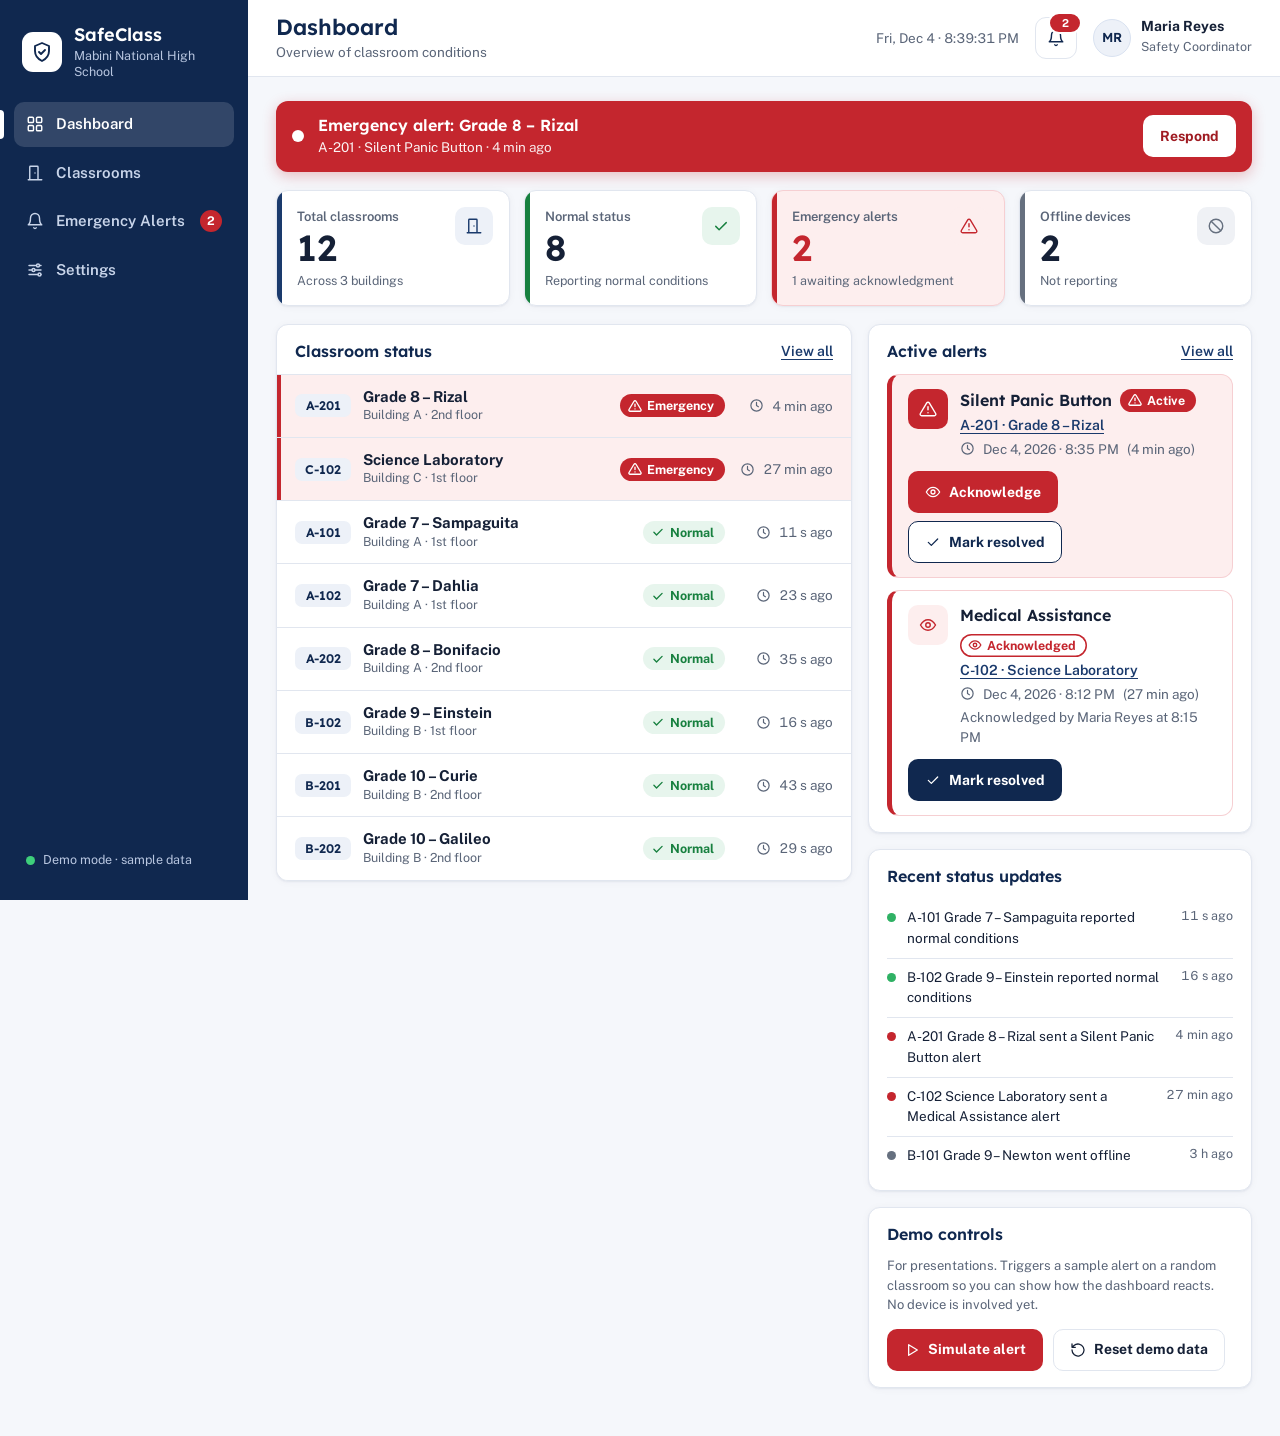
<file: index.html>
<!DOCTYPE html>
<html lang="en">
<head>
<meta charset="utf-8">
<meta name="viewport" content="width=device-width, initial-scale=1">
<title>SafeClass Monitor</title>
<link rel="preconnect" href="https://fonts.googleapis.com">
<link rel="preconnect" href="https://fonts.gstatic.com" crossorigin>
<link href="https://fonts.googleapis.com/css2?family=Lexend:wght@500;600;700&family=Public+Sans:wght@400;500;600;700&display=swap" rel="stylesheet">
<style>
/* ==========================================================================
   styles.css  -  SafeClass Monitor
   Layout idea: navy sidebar + light content on desktop; top bar + bottom
   tab bar on phones. Red = emergency, green = normal, gray = offline.
   ========================================================================== */

:root {
  --navy: #10284f;
  --navy-2: #1a3a6c;
  --navy-50: #edf1f8;
  --navy-100: #d9e2f1;
  --ink: #152036;
  --muted: #5a6578;
  --line: #e1e6ef;
  --bg: #f5f7fb;
  --surface: #ffffff;

  --red: #c4262e;
  --red-dark: #9f1b22;
  --red-50: #fdeeee;
  --red-100: #f6cfd2;
  --green: #17803f;
  --green-50: #e7f5ed;
  --gray: #66707f;
  --gray-50: #eff1f5;
  --gray-100: #dde1e8;

  --font-display: 'Lexend', system-ui, sans-serif;
  --font-body: 'Public Sans', system-ui, -apple-system, 'Segoe UI', Roboto, sans-serif;
  --radius: 12px;
  --shadow: 0 1px 2px rgba(16, 40, 79, .06), 0 1px 8px rgba(16, 40, 79, .04);
}

*, *::before, *::after { box-sizing: border-box; }
html { color-scheme: light; }
body {
  margin: 0;
  background: var(--bg);
  color: var(--ink);
  font: 400 15px/1.5 var(--font-body);
  -webkit-font-smoothing: antialiased;
}
h1, h2, h3, p { margin: 0; }
button { font: inherit; color: inherit; cursor: pointer; }
a { color: inherit; text-decoration: none; }
[hidden] { display: none !important; }
:focus-visible { outline: 3px solid #2f6fd6; outline-offset: 2px; }
.muted { color: var(--muted); }
.small { font-size: 13px; }

/* Icons */
.i { width: 18px; height: 18px; flex: none; fill: none; stroke: currentColor; stroke-width: 1.9; stroke-linecap: round; stroke-linejoin: round; }

/* ---------- App shell ---------- */
.app { display: grid; grid-template-columns: 248px minmax(0, 1fr); min-height: 100vh; }
.main { min-width: 0; }
.content { padding: 24px 28px 48px; max-width: 1200px; }

/* ---------- Sidebar ---------- */
.sidebar {
  position: sticky; top: 0; align-self: start; height: 100vh;
  background: var(--navy); color: #fff;
  display: flex; flex-direction: column; padding: 20px 14px;
}
.brand { display: flex; align-items: center; gap: 12px; padding: 4px 8px 22px; }
.brand-mark { width: 40px; height: 40px; border-radius: 11px; background: #fff; color: var(--navy); display: grid; place-items: center; flex: none; }
.brand-mark .i { width: 24px; height: 24px; }
.brand-text { min-width: 0; }
.brand-text strong { display: block; font: 600 18px/1.2 var(--font-display); }
.brand-text small { display: block; color: #b8c6e0; font-size: 12.5px; line-height: 1.3; margin-top: 2px; }

.nav { display: grid; gap: 4px; }
.nav-link {
  position: relative; display: flex; align-items: center; gap: 12px;
  padding: 11px 12px; border-radius: 10px; color: #c9d5ea; font-weight: 600;
}
.nav-link:hover { background: rgba(255, 255, 255, .08); color: #fff; }
.nav-link[aria-current="page"] { background: rgba(255, 255, 255, .14); color: #fff; }
.nav-link[aria-current="page"]::before { content: ""; position: absolute; left: -14px; top: 8px; bottom: 8px; width: 4px; border-radius: 0 4px 4px 0; background: #fff; }
.nav-link .badge { margin-left: auto; }
.sidebar-foot { margin-top: auto; padding: 10px 12px; font-size: 12.5px; color: #b8c6e0; display: flex; align-items: center; gap: 8px; }

.badge { min-width: 22px; height: 22px; padding: 0 6px; border-radius: 11px; background: var(--red); color: #fff; font-size: 12px; font-weight: 700; display: inline-grid; place-items: center; }

.dot { width: 9px; height: 9px; border-radius: 50%; background: var(--gray-100); flex: none; }
.dot--on { background: #3ecf7b; }

/* ---------- Top bar ---------- */
.topbar {
  position: sticky; top: 0; z-index: 5;
  display: flex; align-items: center; gap: 12px;
  padding: 14px 28px; background: var(--surface); border-bottom: 1px solid var(--line);
}
.brand-mark--sm { display: none; width: 36px; height: 36px; background: var(--navy); color: #fff; }
.topbar-title { min-width: 0; flex: 1; }
.topbar-title h1 { font: 600 22px/1.25 var(--font-display); color: var(--navy); }
.topbar-title p { color: var(--muted); font-size: 13.5px; }
.topbar-right { display: flex; align-items: center; gap: 16px; }
.clock { color: var(--muted); font-size: 13.5px; font-variant-numeric: tabular-nums; text-align: right; }
.bell { position: relative; width: 42px; height: 42px; border-radius: 11px; border: 1px solid var(--line); background: #fff; display: grid; place-items: center; color: var(--navy); }
.bell:hover { background: var(--navy-50); }
.badge--bell { position: absolute; top: -6px; right: -6px; border: 2px solid #fff; box-sizing: content-box; min-width: 18px; height: 18px; font-size: 11px; }
.user { display: flex; align-items: center; gap: 10px; }
.avatar { width: 38px; height: 38px; border-radius: 50%; background: var(--navy-50); color: var(--navy); font: 600 13px/1 var(--font-display); display: grid; place-items: center; border: 1px solid var(--navy-100); }
.user-text b { display: block; font-size: 14px; line-height: 1.25; }
.user-text small { color: var(--muted); font-size: 12.5px; }

/* ---------- Emergency banner ---------- */
.banner { display: flex; align-items: center; gap: 14px; background: var(--red); color: #fff; padding: 14px 16px; border-radius: var(--radius); margin-bottom: 18px; box-shadow: 0 4px 14px rgba(196, 38, 46, .28); }
.banner .i { width: 26px; height: 26px; }
.banner-text { flex: 1; min-width: 0; }
.banner-text strong { display: block; font: 600 16px/1.3 var(--font-display); }
.banner-text span { font-size: 13.5px; opacity: .95; }
.banner .btn { flex: none; }
body[data-view="alerts"] #banner { display: none; }

/* ---------- Buttons ---------- */
.btn { display: inline-flex; align-items: center; justify-content: center; gap: 8px; min-height: 42px; padding: 0 16px; border-radius: 10px; border: 1.5px solid transparent; font-weight: 700; font-size: 14px; line-height: 1.2; }
.btn .i { width: 16px; height: 16px; }
.btn--sm { min-height: 36px; padding: 0 12px; font-size: 13px; }
.btn--danger { background: var(--red); color: #fff; }
.btn--danger:hover { background: var(--red-dark); }
.btn--primary { background: var(--navy); color: #fff; }
.btn--primary:hover { background: var(--navy-2); }
.btn--outline { background: #fff; border-color: var(--navy); color: var(--navy); }
.btn--outline:hover { background: var(--navy-50); }
.btn--ghost { background: #fff; border-color: var(--line); color: var(--ink); }
.btn--ghost:hover:not([disabled]) { background: var(--gray-50); }
.btn--light { background: #fff; color: var(--red-dark); }
.btn[disabled] { opacity: .55; cursor: not-allowed; }
.btn-row { display: flex; flex-wrap: wrap; gap: 10px; margin-top: 14px; }
.link { background: none; border: 0; padding: 0; color: var(--navy-2); font-weight: 600; font-size: 14px; text-decoration: underline; text-underline-offset: 3px; text-align: left; }
.link:hover { color: var(--navy); }

/* ---------- Panels ---------- */
.panel { background: var(--surface); border: 1px solid var(--line); border-radius: var(--radius); box-shadow: var(--shadow); padding: 16px 18px; min-width: 0; }
.panel--flush { padding: 0; overflow: hidden; }
.panel-head { display: flex; align-items: center; justify-content: space-between; gap: 12px; margin-bottom: 12px; }
.panel-head--pad { padding: 16px 18px 12px; margin: 0; }
.panel-head h2 { font: 600 16px/1.3 var(--font-display); color: var(--navy); display: flex; align-items: center; gap: 8px; }

/* ---------- Summary cards ---------- */
.summary { display: grid; grid-template-columns: repeat(4, minmax(0, 1fr)); gap: 14px; margin-bottom: 18px; }
.stat { position: relative; overflow: hidden; display: grid; grid-template-columns: 1fr auto; column-gap: 10px; align-content: start; background: var(--surface); border: 1px solid var(--line); border-radius: var(--radius); padding: 16px 16px 14px 20px; box-shadow: var(--shadow); }
.stat::before { content: ""; position: absolute; inset: 0 auto 0 0; width: 5px; background: var(--accent); }
.stat-label { font-size: 13px; font-weight: 600; color: var(--muted); }
.stat-icon { grid-column: 2; grid-row: 1 / span 2; width: 38px; height: 38px; border-radius: 10px; display: grid; place-items: center; background: var(--accent-bg); color: var(--accent); }
.stat-num { font: 600 36px/1.15 var(--font-display); color: var(--ink); font-variant-numeric: tabular-nums; }
.stat-note { grid-column: 1 / -1; margin-top: 4px; font-size: 12.5px; color: var(--muted); }
.stat--total { --accent: var(--navy-2); --accent-bg: var(--navy-50); }
.stat--normal { --accent: var(--green); --accent-bg: var(--green-50); }
.stat--emergency { --accent: var(--red); --accent-bg: var(--red-50); }
.stat--offline { --accent: var(--gray); --accent-bg: var(--gray-50); }
.stat--emergency.is-hot { background: var(--red-50); border-color: var(--red-100); }
.stat--emergency.is-hot .stat-num { color: var(--red); }

/* ---------- Dashboard grid ---------- */
.dash-grid { display: grid; gap: 16px; align-items: start; grid-template-columns: minmax(0, 1.5fr) minmax(0, 1fr); grid-template-areas: "rooms alerts" "rooms feed" "rooms demo"; }
.area-rooms { grid-area: rooms; }
.area-alerts { grid-area: alerts; }
.area-feed { grid-area: feed; }
.area-demo { grid-area: demo; }

/* ---------- Status pills ---------- */
.pill { display: inline-flex; align-items: center; gap: 5px; padding: 4px 11px 4px 8px; border-radius: 999px; font-size: 12.5px; font-weight: 700; line-height: 1.2; white-space: nowrap; }
.pill .i { width: 14px; height: 14px; stroke-width: 2.3; }
.pill--normal, .pill--resolved { background: var(--green-50); color: var(--green); }
.pill--emergency, .pill--active { background: var(--red); color: #fff; }
.pill--offline { background: var(--gray-50); color: var(--gray); box-shadow: inset 0 0 0 1px var(--gray-100); }
.pill--acknowledged { background: #fff; color: var(--red); box-shadow: inset 0 0 0 1.5px var(--red); }

/* ---------- Classroom rows ---------- */
.room-head, .room-row { display: grid; grid-template-columns: minmax(0, 2.4fr) 124px minmax(0, 1.2fr) minmax(0, 1.1fr) 18px; gap: 12px; align-items: center; padding: 12px 18px; }
.room-head { background: var(--navy-50); font-size: 12px; font-weight: 700; letter-spacing: .05em; text-transform: uppercase; color: var(--muted); padding-top: 10px; padding-bottom: 10px; }
.room-row { position: relative; width: 100%; border: 0; border-top: 1px solid var(--line); background: var(--surface); text-align: left; }
.room-row:hover { background: #f7f9fd; }
.room-row--emergency { background: var(--red-50); }
.room-row--emergency:hover { background: #fbe4e5; }
.room-row--emergency::before { content: ""; position: absolute; left: 0; top: 0; bottom: 0; width: 4px; background: var(--red); }
.room-row--offline .room-name b { color: var(--gray); }
.room-row--offline .room-code { background: var(--gray-50); color: var(--gray); }
.cell { display: flex; align-items: center; gap: 8px; min-width: 0; }
.cell--name { gap: 12px; }
.cell--time { color: var(--muted); font-size: 13.5px; font-variant-numeric: tabular-nums; }
.cell--time .i { width: 15px; height: 15px; }
.chev { color: var(--gray); width: 16px; height: 16px; }
.room-code { flex: none; min-width: 56px; text-align: center; padding: 4px 8px; border-radius: 7px; background: var(--navy-50); color: var(--navy); font: 600 12.5px/1.2 var(--font-display); }
.room-name { min-width: 0; }
.room-name b { display: block; font-weight: 700; font-size: 15px; line-height: 1.3; }
.room-name small { display: block; color: var(--muted); font-size: 12.5px; }

.conn { display: inline-flex; align-items: center; gap: 8px; font-size: 13.5px; }
.conn .dot { background: #2fb164; }
.conn--off { color: var(--gray); }
.conn--off .dot { background: var(--gray-100); }
.signal { display: inline-flex; align-items: flex-end; gap: 2px; height: 14px; }
.signal i { display: block; width: 3px; border-radius: 1px; background: var(--gray-100); }
.signal i:nth-child(1) { height: 5px; }
.signal i:nth-child(2) { height: 8px; }
.signal i:nth-child(3) { height: 11px; }
.signal i:nth-child(4) { height: 14px; }
.signal[data-level="1"] i:nth-child(-n+1),
.signal[data-level="2"] i:nth-child(-n+2),
.signal[data-level="3"] i:nth-child(-n+3),
.signal[data-level="4"] i:nth-child(-n+4) { background: var(--green); }

/* Compact list used on the dashboard */
.room-list--compact .room-row { grid-template-columns: minmax(0, 1fr) auto auto; }
.room-list--compact .room-head { display: none; }
.room-list--compact .cell--conn, .room-list--compact .chev { display: none; }
.room-list--compact .cell--time { min-width: 96px; justify-content: flex-end; }
.room-list--compact .room-row:first-child { border-top: 1px solid var(--line); }

/* ---------- Classrooms toolbar ---------- */
.toolbar { display: flex; flex-wrap: wrap; gap: 12px; align-items: center; margin-bottom: 14px; }
.search { flex: 1 1 280px; display: flex; align-items: center; gap: 10px; background: #fff; border: 1px solid var(--line); border-radius: 10px; padding: 0 12px; min-height: 44px; color: var(--muted); }
.search:focus-within { border-color: var(--navy-2); box-shadow: 0 0 0 3px rgba(26, 58, 108, .15); }
.search input { flex: 1; min-width: 0; border: 0; outline: 0; background: transparent; font: inherit; color: var(--ink); height: 42px; }
.chips { display: flex; flex-wrap: wrap; gap: 8px; }
.chip { display: inline-flex; align-items: center; gap: 8px; min-height: 40px; padding: 0 14px; border-radius: 999px; border: 1px solid var(--line); background: #fff; font-weight: 600; font-size: 14px; }
.chip .count { min-width: 22px; padding: 1px 6px; border-radius: 10px; background: var(--gray-50); color: var(--muted); font-size: 12px; text-align: center; font-variant-numeric: tabular-nums; }
.chip:hover { background: var(--gray-50); }
.chip[aria-pressed="true"] { background: var(--navy); border-color: var(--navy); color: #fff; }
.chip[aria-pressed="true"] .count { background: rgba(255, 255, 255, .2); color: #fff; }
.result-note { margin-top: 10px; }

.empty { display: grid; justify-items: center; gap: 8px; text-align: center; padding: 28px 16px; color: var(--muted); }
.empty .i { width: 30px; height: 30px; color: var(--green); }
.empty--plain .i { color: var(--gray); }
.empty b { color: var(--ink); font-size: 15px; }

/* ---------- Alerts ---------- */
.section-title { display: flex; align-items: center; gap: 10px; font: 600 18px/1.3 var(--font-display); color: var(--navy); margin: 4px 0 12px; }
.section-title--muted { color: var(--muted); margin-top: 28px; }
.count-pill { min-width: 26px; padding: 2px 9px; border-radius: 13px; background: var(--red); color: #fff; font: 600 13px/1.4 var(--font-body); text-align: center; }
.count-pill--muted { background: var(--gray-100); color: var(--muted); }
.alert-list { display: grid; gap: 12px; }
.alert { display: grid; grid-template-columns: minmax(0, 1fr) auto; gap: 12px 16px; align-items: center; background: var(--surface); border: 1px solid var(--line); border-left: 5px solid var(--gray-100); border-radius: var(--radius); padding: 14px 16px; }
.alert--active { background: var(--red-50); border-color: var(--red-100); border-left-color: var(--red); }
.alert--acknowledged { border-color: var(--red-100); border-left-color: var(--red); }
.alert--resolved { background: var(--gray-50); border-left-color: var(--green); }
.alert-main { display: flex; gap: 12px; min-width: 0; }
.alert-icon { flex: none; width: 40px; height: 40px; border-radius: 10px; display: grid; place-items: center; background: var(--red); color: #fff; }
.alert--acknowledged .alert-icon { background: var(--red-50); color: var(--red); }
.alert--resolved .alert-icon { background: var(--green-50); color: var(--green); }
.alert-body { min-width: 0; display: grid; gap: 3px; }
.alert-top { display: flex; flex-wrap: wrap; align-items: center; gap: 8px; }
.alert-top h3 { font: 600 16px/1.3 var(--font-display); }
.alert-meta { display: flex; flex-wrap: wrap; align-items: center; gap: 4px 8px; color: var(--muted); font-size: 13.5px; }
.alert-meta .i { width: 15px; height: 15px; }
.alert-meta .strong { color: var(--ink); font-weight: 600; }
.alert-actions { display: flex; flex-wrap: wrap; gap: 8px; justify-content: flex-end; }
.alert--compact { grid-template-columns: minmax(0, 1fr); }
.alert--compact .alert-actions { justify-content: flex-start; }

/* ---------- Activity feed ---------- */
.feed { list-style: none; margin: 0; padding: 0; display: grid; gap: 2px; }
.feed-item { display: grid; grid-template-columns: 10px minmax(0, 1fr) auto; gap: 10px; align-items: start; padding: 8px 0; border-top: 1px solid var(--line); font-size: 13.5px; }
.feed-item:first-child { border-top: 0; }
.feed-dot { width: 9px; height: 9px; border-radius: 50%; margin-top: 6px; background: var(--gray); }
.feed-item--normal .feed-dot { background: #2fb164; }
.feed-item--emergency .feed-dot { background: var(--red); }
.feed-time { color: var(--muted); font-size: 12.5px; white-space: nowrap; font-variant-numeric: tabular-nums; }

/* ---------- Settings ---------- */
.settings-grid { display: grid; grid-template-columns: repeat(2, minmax(0, 1fr)); gap: 16px; align-items: start; }
.span-2 { grid-column: 1 / -1; }
.field { display: grid; gap: 6px; margin-bottom: 14px; }
.field label { font-size: 13px; font-weight: 600; color: var(--muted); }
.field input { min-height: 44px; padding: 0 12px; border: 1px solid var(--line); border-radius: 10px; font: inherit; color: var(--ink); background: #fff; width: 100%; }
.field input:focus { outline: 0; border-color: var(--navy-2); box-shadow: 0 0 0 3px rgba(26, 58, 108, .15); }
.field input[readonly] { background: var(--gray-50); color: var(--muted); }
.toggles { list-style: none; margin: 0 0 12px; padding: 0; }
.toggles li { display: flex; align-items: center; justify-content: space-between; gap: 16px; padding: 12px 0; border-top: 1px solid var(--line); }
.toggles li:first-child { border-top: 0; padding-top: 0; }
.toggles b { display: block; font-size: 14.5px; }
.toggles small { color: var(--muted); font-size: 12.5px; }
.switch { position: relative; flex: none; width: 46px; height: 26px; }
.switch input { position: absolute; inset: 0; width: 100%; height: 100%; margin: 0; opacity: 0; cursor: pointer; z-index: 1; }
.track { position: absolute; inset: 0; border-radius: 13px; background: var(--gray-100); transition: background .15s; }
.track::after { content: ""; position: absolute; top: 3px; left: 3px; width: 20px; height: 20px; border-radius: 50%; background: #fff; box-shadow: 0 1px 3px rgba(0, 0, 0, .25); transition: transform .15s; }
.switch input:checked + .track { background: var(--navy-2); }
.switch input:checked + .track::after { transform: translateX(20px); }
.switch input:focus-visible + .track { outline: 3px solid #2f6fd6; outline-offset: 2px; }
.reg-head, .reg-row { display: grid; grid-template-columns: 80px minmax(0, 1.6fr) minmax(0, 1.1fr) minmax(0, 1.3fr); gap: 12px; align-items: center; padding: 11px 18px; }
.reg-head { background: var(--navy-50); font-size: 12px; font-weight: 700; letter-spacing: .05em; text-transform: uppercase; color: var(--muted); }
.reg-row { border-top: 1px solid var(--line); font-size: 14px; }
.reg-row .mono { font-family: ui-monospace, SFMono-Regular, Menlo, Consolas, monospace; font-size: 13px; color: var(--muted); }

/* ---------- Dialog ---------- */
.dialog { border: 0; padding: 0; border-radius: 16px; width: min(560px, calc(100% - 24px)); background: #fff; color: var(--ink); box-shadow: 0 20px 60px rgba(11, 28, 56, .35); }
.dialog::backdrop { background: rgba(11, 28, 56, .5); }
.dlg { padding: 20px; display: grid; gap: 16px; }
.dlg-head { display: flex; align-items: flex-start; justify-content: space-between; gap: 12px; }
.dlg-head h2 { font: 600 20px/1.3 var(--font-display); color: var(--navy); margin-top: 8px; }
.dlg-head p { color: var(--muted); font-size: 14px; }
.icon-btn { width: 40px; height: 40px; border-radius: 10px; border: 1px solid var(--line); background: #fff; display: grid; place-items: center; flex: none; }
.icon-btn:hover { background: var(--gray-50); }
.detail { display: grid; grid-template-columns: repeat(2, minmax(0, 1fr)); gap: 12px 16px; margin: 0; padding: 14px; background: var(--bg); border-radius: 10px; }
.detail dt { font-size: 12px; font-weight: 700; letter-spacing: .04em; text-transform: uppercase; color: var(--muted); }
.detail dd { margin: 2px 0 0; font-weight: 600; font-size: 14.5px; }
.dlg h3 { font: 600 15px/1.3 var(--font-display); color: var(--navy); }
.history { list-style: none; margin: 8px 0 0; padding: 0; display: grid; gap: 8px; }
.history li { display: flex; align-items: center; justify-content: space-between; gap: 10px; padding: 10px 12px; border: 1px solid var(--line); border-radius: 10px; font-size: 14px; }
.history small { display: block; color: var(--muted); font-size: 12.5px; }

/* ---------- Toast ---------- */
.toast { position: fixed; left: 50%; bottom: 24px; transform: translate(-50%, 20px); max-width: calc(100% - 32px); background: var(--navy); color: #fff; padding: 12px 18px; border-radius: 10px; font-size: 14px; font-weight: 600; box-shadow: 0 8px 24px rgba(11, 28, 56, .3); opacity: 0; pointer-events: none; transition: opacity .2s, transform .2s; z-index: 50; }
.toast.show { opacity: 1; transform: translate(-50%, 0); }

/* ---------- Bottom nav (phones only) ---------- */
.bottom-nav { display: none; }

/* ==========================================================================
   Responsive
   ========================================================================== */
@media (max-width: 1100px) {
  .summary { grid-template-columns: repeat(2, minmax(0, 1fr)); }
  .user-text { display: none; }
}

@media (max-width: 860px) {
  .app { grid-template-columns: minmax(0, 1fr); }
  .sidebar { display: none; }
  .brand-mark--sm { display: grid; }
  .topbar { padding: 10px 16px; }
  .topbar-title h1 { font-size: 18px; }
  .topbar-title p { font-size: 12.5px; }
  .clock { display: none; }
  .topbar-right { gap: 10px; }
  .content { padding: 16px 16px calc(96px + env(safe-area-inset-bottom)); }
  .summary { gap: 10px; }
  .stat { padding: 14px 12px 12px 16px; }
  .stat-num { font-size: 30px; }
  .dash-grid { grid-template-columns: minmax(0, 1fr); grid-template-areas: "alerts" "rooms" "feed" "demo"; }
  .settings-grid { grid-template-columns: minmax(0, 1fr); }

  .bottom-nav { display: grid; grid-template-columns: repeat(4, 1fr); position: fixed; left: 0; right: 0; bottom: 0; z-index: 10; background: #fff; border-top: 1px solid var(--line); padding-bottom: env(safe-area-inset-bottom); box-shadow: 0 -2px 12px rgba(16, 40, 79, .06); }
  .tab { position: relative; display: flex; flex-direction: column; align-items: center; justify-content: center; gap: 3px; min-height: 62px; color: var(--muted); font-size: 12px; font-weight: 600; }
  .tab .i { width: 22px; height: 22px; }
  .tab[aria-current="page"] { color: var(--navy); }
  .tab[aria-current="page"]::before { content: ""; position: absolute; top: 0; left: 24%; right: 24%; height: 3px; border-radius: 0 0 3px 3px; background: var(--navy); }
  .badge--tab { position: absolute; top: 6px; left: calc(50% + 6px); min-width: 18px; height: 18px; font-size: 11px; }
  .toast { bottom: calc(80px + env(safe-area-inset-bottom)); }
}

@media (max-width: 640px) {
  .room-head { display: none; }
  .room-row { grid-template-columns: minmax(0, 1fr) auto; grid-template-areas: "name status" "conn time"; gap: 8px 12px; padding: 12px 16px; }
  .cell--name { grid-area: name; }
  .cell--status { grid-area: status; justify-self: end; }
  .cell--conn { grid-area: conn; }
  .cell--time { grid-area: time; justify-self: end; }
  .chev { display: none; }
  .room-list--compact .room-row { grid-template-columns: minmax(0, 1fr) auto; grid-template-areas: "name status" "time time"; }
  .room-list--compact .cell--time { justify-self: start; justify-content: flex-start; min-width: 0; padding-left: 68px; }
  .alert { grid-template-columns: minmax(0, 1fr); }
  .alert-actions { justify-content: stretch; }
  .alert-actions .btn { flex: 1 1 140px; }
  .reg-head { display: none; }
  .reg-row { grid-template-columns: 70px minmax(0, 1fr); row-gap: 2px; }
  .reg-row .mono, .reg-row .loc { grid-column: 2; font-size: 13px; color: var(--muted); }
  .detail { grid-template-columns: minmax(0, 1fr); }
  .dialog { margin: auto auto 0; width: 100%; max-width: 100%; border-radius: 16px 16px 0 0; }
  .banner { flex-wrap: wrap; }
  .banner .btn { width: 100%; }
}

@media (max-width: 380px) {
  .stat-num { font-size: 26px; }
  .stat-icon { display: none; }
}

/* One gentle motion cue: the banner dot. Off for reduced-motion users. */
@keyframes pulse { 0% { box-shadow: 0 0 0 0 rgba(255, 255, 255, .7); } 100% { box-shadow: 0 0 0 10px rgba(255, 255, 255, 0); } }
.banner .pulse { width: 12px; height: 12px; border-radius: 50%; background: #fff; flex: none; animation: pulse 1.6s ease-out infinite; }
@media (prefers-reduced-motion: reduce) {
  .banner .pulse { animation: none; }
  .toast, .track, .track::after { transition: none; }
}

</style>
</head>
<body data-view="dashboard">

<!-- Icon sprite: reused everywhere with <svg class="i"><use href="#i-name"/></svg> -->
<svg width="0" height="0" style="position:absolute" aria-hidden="true" focusable="false">
  <defs>
    <symbol id="i-dashboard" viewBox="0 0 24 24"><rect x="3" y="3" width="7" height="7" rx="1.5"/><rect x="14" y="3" width="7" height="7" rx="1.5"/><rect x="3" y="14" width="7" height="7" rx="1.5"/><rect x="14" y="14" width="7" height="7" rx="1.5"/></symbol>
    <symbol id="i-room" viewBox="0 0 24 24"><path d="M5 21V4a1 1 0 0 1 1-1h9a1 1 0 0 1 1 1v17M3 21h18M12 12h.01"/></symbol>
    <symbol id="i-alert" viewBox="0 0 24 24"><path d="M6 8a6 6 0 0 1 12 0c0 7 3 9 3 9H3s3-2 3-9M10.3 21a1.94 1.94 0 0 0 3.4 0"/></symbol>
    <symbol id="i-settings" viewBox="0 0 24 24"><path d="M4 6h10M18 6h2M4 12h4M12 12h8M4 18h12M20 18h0"/><circle cx="16" cy="6" r="2"/><circle cx="10" cy="12" r="2"/><circle cx="18" cy="18" r="2"/></symbol>
    <symbol id="i-shield" viewBox="0 0 24 24"><path d="M12 3l7 3v5c0 5-3 8-7 10-4-2-7-5-7-10V6z"/><path d="M9 12l2 2 4-4"/></symbol>
    <symbol id="i-check" viewBox="0 0 24 24"><path d="M5 12.5l4.5 4.5L19 7.5"/></symbol>
    <symbol id="i-warn" viewBox="0 0 24 24"><path d="M10.3 3.9L1.8 18a2 2 0 0 0 1.7 3h17a2 2 0 0 0 1.7-3L13.7 3.9a2 2 0 0 0-3.4 0zM12 9v4M12 17h.01"/></symbol>
    <symbol id="i-off" viewBox="0 0 24 24"><circle cx="12" cy="12" r="9"/><path d="M5.6 5.6l12.8 12.8"/></symbol>
    <symbol id="i-eye" viewBox="0 0 24 24"><path d="M2 12s4-7 10-7 10 7 10 7-4 7-10 7S2 12 2 12z"/><circle cx="12" cy="12" r="3"/></symbol>
    <symbol id="i-clock" viewBox="0 0 24 24"><circle cx="12" cy="12" r="9"/><path d="M12 7v5l3 2"/></symbol>
    <symbol id="i-close" viewBox="0 0 24 24"><path d="M6 6l12 12M18 6L6 18"/></symbol>
    <symbol id="i-search" viewBox="0 0 24 24"><circle cx="11" cy="11" r="7"/><path d="M20 20l-3.5-3.5"/></symbol>
    <symbol id="i-play" viewBox="0 0 24 24"><path d="M7 4l13 8-13 8z"/></symbol>
    <symbol id="i-reset" viewBox="0 0 24 24"><path d="M3 12a9 9 0 1 0 3-6.7L3 8M3 3v5h5"/></symbol>
    <symbol id="i-chev" viewBox="0 0 24 24"><path d="M9 6l6 6-6 6"/></symbol>
  </defs>
</svg>

<div class="app">

  <!-- ===== Sidebar (desktop) ===== -->
  <aside class="sidebar">
    <div class="brand">
      <span class="brand-mark"><svg class="i"><use href="#i-shield"/></svg></span>
      <div class="brand-text"><strong>SafeClass</strong><small class="js-school">School name</small></div>
    </div>
    <nav class="nav" aria-label="Main navigation">
      <a class="nav-link" href="#dashboard" data-action="go" data-view="dashboard"><svg class="i"><use href="#i-dashboard"/></svg><span>Dashboard</span></a>
      <a class="nav-link" href="#classrooms" data-action="go" data-view="classrooms"><svg class="i"><use href="#i-room"/></svg><span>Classrooms</span></a>
      <a class="nav-link" href="#alerts" data-action="go" data-view="alerts"><svg class="i"><use href="#i-alert"/></svg><span>Emergency Alerts</span><span class="badge" data-alert-badge hidden></span></a>
      <a class="nav-link" href="#app-settings" data-action="go" data-view="settings"><svg class="i"><use href="#i-settings"/></svg><span>Settings</span></a>
    </nav>
    <div class="sidebar-foot"><span class="dot dot--on"></span>Demo mode · sample data</div>
  </aside>

  <div class="main">

    <!-- ===== Top bar ===== -->
    <header class="topbar">
      <span class="brand-mark brand-mark--sm"><svg class="i"><use href="#i-shield"/></svg></span>
      <div class="topbar-title">
        <h1 id="pageTitle">Dashboard</h1>
        <p id="pageSub">Overview of classroom conditions</p>
      </div>
      <div class="topbar-right">
        <div class="clock" id="clock" aria-hidden="true"></div>
        <button class="bell" data-action="go" data-view="alerts" aria-label="Open emergency alerts">
          <svg class="i"><use href="#i-alert"/></svg>
          <span class="badge badge--bell" data-alert-badge hidden></span>
        </button>
        <div class="user">
          <span class="avatar" aria-hidden="true">MR</span>
          <div class="user-text"><b>Maria Reyes</b><small>Safety Coordinator</small></div>
        </div>
      </div>
    </header>

    <main class="content">
      <div id="banner"></div>

      <!-- ===== 1. Dashboard ===== -->
      <section class="view" data-view="dashboard" aria-label="Dashboard">
        <div class="summary" id="summary"></div>
        <div class="dash-grid">
          <div class="panel area-alerts">
            <div class="panel-head"><h2>Active alerts</h2><a class="link" href="#alerts" data-action="go" data-view="alerts">View all</a></div>
            <div class="alert-list" id="dashAlerts"></div>
          </div>
          <div class="panel panel--flush area-rooms">
            <div class="panel-head panel-head--pad"><h2>Classroom status</h2><a class="link" href="#classrooms" data-action="go" data-view="classrooms">View all</a></div>
            <div class="room-list room-list--compact" id="dashRooms"></div>
          </div>
          <div class="panel area-feed">
            <div class="panel-head"><h2>Recent status updates</h2></div>
            <ul class="feed" id="feed"></ul>
          </div>
          <div class="panel area-demo">
            <div class="panel-head"><h2>Demo controls</h2></div>
            <p class="muted small">For presentations. Triggers a sample alert on a random classroom so you can show how the dashboard reacts. No device is involved yet.</p>
            <div class="btn-row">
              <button class="btn btn--danger" data-action="simulate"><svg class="i"><use href="#i-play"/></svg>Simulate alert</button>
              <button class="btn btn--ghost" data-action="reset"><svg class="i"><use href="#i-reset"/></svg>Reset demo data</button>
            </div>
          </div>
        </div>
      </section>

      <!-- ===== 2. Classrooms ===== -->
      <section class="view" data-view="classrooms" aria-label="Classrooms" hidden>
        <div class="toolbar">
          <label class="search" for="search">
            <svg class="i"><use href="#i-search"/></svg>
            <input id="search" type="search" placeholder="Search room, grade, adviser or device" autocomplete="off">
          </label>
          <div class="chips" role="group" aria-label="Filter by status">
            <button class="chip" data-action="filter" data-filter="all" aria-pressed="true">All <span class="count" data-count="all">0</span></button>
            <button class="chip chip--normal" data-action="filter" data-filter="normal" aria-pressed="false">Normal <span class="count" data-count="normal">0</span></button>
            <button class="chip chip--emergency" data-action="filter" data-filter="emergency" aria-pressed="false">Emergency <span class="count" data-count="emergency">0</span></button>
            <button class="chip chip--offline" data-action="filter" data-filter="offline" aria-pressed="false">Offline <span class="count" data-count="offline">0</span></button>
          </div>
        </div>
        <div class="panel panel--flush">
          <div class="room-head" aria-hidden="true"><span>Classroom</span><span>Status</span><span>Connection</span><span>Last update</span><span></span></div>
          <div class="room-list" id="roomList"></div>
        </div>
        <p class="muted small result-note" id="resultNote"></p>
      </section>

      <!-- ===== 3. Emergency alerts ===== -->
      <section class="view" data-view="alerts" aria-label="Emergency alerts" hidden>
        <h2 class="section-title">Active alerts <span class="count-pill" id="activeCount">0</span></h2>
        <div class="alert-list" id="alertsActive"></div>
        <h2 class="section-title section-title--muted">Resolved <span class="count-pill count-pill--muted" id="resolvedCount">0</span></h2>
        <div class="alert-list" id="alertsResolved"></div>
      </section>

      <!-- ===== 4. Settings (placeholders) ===== -->
      <section class="view" data-view="settings" aria-label="Settings" hidden>
        <div class="settings-grid">
          <div class="panel">
            <div class="panel-head"><h2>School</h2></div>
            <div class="field"><label for="schoolName">School name</label><input id="schoolName" type="text" maxlength="60"></div>
            <div class="field"><label for="schoolId">School ID</label><input id="schoolId" type="text" value="301234 (sample)" readonly></div>
            <div class="field"><label for="schoolAddr">Address</label><input id="schoolAddr" type="text" value="Poblacion, Sample City (placeholder)" readonly></div>
            <button class="btn btn--primary" data-action="save-school">Save school name</button>
          </div>

          <div class="panel">
            <div class="panel-head"><h2>Account</h2></div>
            <div class="field"><label for="accName">Full name</label><input id="accName" type="text" value="Maria Reyes" readonly></div>
            <div class="field"><label for="accRole">Role</label><input id="accRole" type="text" value="Safety Coordinator" readonly></div>
            <div class="field"><label for="accEmail">Email</label><input id="accEmail" type="text" value="m.reyes@school.example" readonly></div>
            <div class="btn-row">
              <button class="btn btn--ghost" disabled>Change password</button>
              <button class="btn btn--ghost" disabled>Sign out</button>
            </div>
          </div>

          <div class="panel">
            <div class="panel-head"><h2>Notification preferences</h2></div>
            <ul class="toggles">
              <li><div><b>In-app alert banner</b><small>Show a red banner on every screen during an alert.</small></div><label class="switch"><input type="checkbox" checked aria-label="In-app alert banner"><span class="track"></span></label></li>
              <li><div><b>Alert sound</b><small>Play a tone when a new alert arrives.</small></div><label class="switch"><input type="checkbox" checked aria-label="Alert sound"><span class="track"></span></label></li>
              <li><div><b>Push notifications</b><small>Notify this device even when the app is closed.</small></div><label class="switch"><input type="checkbox" checked aria-label="Push notifications"><span class="track"></span></label></li>
              <li><div><b>SMS to security staff</b><small>Text the designated responders.</small></div><label class="switch"><input type="checkbox" aria-label="SMS to security staff"><span class="track"></span></label></li>
              <li><div><b>Daily email summary</b><small>Send a status report each afternoon.</small></div><label class="switch"><input type="checkbox" aria-label="Daily email summary"><span class="track"></span></label></li>
            </ul>
            <p class="muted small">Placeholders for now. These switches are not connected to anything yet.</p>
          </div>

          <div class="panel panel--flush span-2">
            <div class="panel-head panel-head--pad">
              <h2>Registered classrooms <span class="count-pill count-pill--muted" id="regCount">0</span></h2>
              <button class="btn btn--ghost btn--sm" disabled>Add classroom</button>
            </div>
            <div class="reg-head" aria-hidden="true"><span>Room</span><span>Classroom</span><span>Device ID</span><span>Location</span></div>
            <div id="regList"></div>
          </div>
        </div>
      </section>
    </main>
  </div>
</div>

<!-- ===== Bottom navigation (phones) ===== -->
<nav class="bottom-nav" aria-label="Main navigation">
  <a class="tab" href="#dashboard" data-action="go" data-view="dashboard"><svg class="i"><use href="#i-dashboard"/></svg><span>Dashboard</span></a>
  <a class="tab" href="#classrooms" data-action="go" data-view="classrooms"><svg class="i"><use href="#i-room"/></svg><span>Classrooms</span></a>
  <a class="tab" href="#alerts" data-action="go" data-view="alerts"><svg class="i"><use href="#i-alert"/></svg><span>Alerts</span><span class="badge badge--tab" data-alert-badge hidden></span></a>
  <a class="tab" href="#app-settings" data-action="go" data-view="settings"><svg class="i"><use href="#i-settings"/></svg><span>Settings</span></a>
</nav>

<!-- Classroom details popup -->
<dialog id="roomDialog" class="dialog" aria-labelledby="dlgTitle"><div id="dlgBody"></div></dialog>
<div class="toast" id="toast" role="status" aria-live="polite"></div>

<!-- Order matters: data first, then app logic -->
<script>
/* ==========================================================================
   data.js  -  SAMPLE DATA ONLY
   --------------------------------------------------------------------------
   Everything the app shows comes from this file for now.
   Later, replace buildSampleData() with a function that loads the same shape
   of data from your cloud database (e.g. Firebase) and updates it when an
   ESP32 sends a new status or alert.

   Classroom.status : 'normal' | 'emergency' | 'offline'
   Alert.status     : 'active' | 'acknowledged' | 'resolved'
   ========================================================================== */

const SAMPLE_SCHOOL = { name: 'Mabini National High School' };

const SAMPLE_USER = { name: 'Maria Reyes', role: 'Safety Coordinator' };

// Sample alert types an ESP32 device could send. Edit freely.
const ALERT_TYPES = [
  'Silent Panic Button',
  'Medical Assistance',
  'Suspicious Person',
  'Fire / Smoke Suspected'
];

function buildSampleData(now) {
  const SEC = 1000, MIN = 60 * SEC, HOUR = 60 * MIN, DAY = 24 * HOUR;

  const classrooms = [
    { id: 'a101', code: 'A-101', name: 'Grade 7 – Sampaguita', building: 'Building A', floor: '1st floor', adviser: 'Ms. R. Santos',    device: 'ESP32-A101', signal: 4, status: 'normal',    lastUpdate: now - 9 * SEC },
    { id: 'a102', code: 'A-102', name: 'Grade 7 – Dahlia',     building: 'Building A', floor: '1st floor', adviser: 'Ms. L. Cruz',      device: 'ESP32-A102', signal: 3, status: 'normal',    lastUpdate: now - 21 * SEC },
    { id: 'a201', code: 'A-201', name: 'Grade 8 – Rizal',      building: 'Building A', floor: '2nd floor', adviser: 'Mr. P. Garcia',    device: 'ESP32-A201', signal: 4, status: 'emergency', lastUpdate: now - 4 * MIN },
    { id: 'a202', code: 'A-202', name: 'Grade 8 – Bonifacio',  building: 'Building A', floor: '2nd floor', adviser: 'Ms. A. Mendoza',   device: 'ESP32-A202', signal: 2, status: 'normal',    lastUpdate: now - 33 * SEC },
    { id: 'b101', code: 'B-101', name: 'Grade 9 – Newton',     building: 'Building B', floor: '1st floor', adviser: 'Mr. D. Ramos',     device: 'ESP32-B101', signal: 0, status: 'offline',   lastUpdate: now - 3 * HOUR - 12 * MIN },
    { id: 'b102', code: 'B-102', name: 'Grade 9 – Einstein',   building: 'Building B', floor: '1st floor', adviser: 'Ms. K. Villanueva', device: 'ESP32-B102', signal: 3, status: 'normal',   lastUpdate: now - 14 * SEC },
    { id: 'b201', code: 'B-201', name: 'Grade 10 – Curie',     building: 'Building B', floor: '2nd floor', adviser: 'Ms. T. Aquino',    device: 'ESP32-B201', signal: 4, status: 'normal',    lastUpdate: now - 41 * SEC },
    { id: 'b202', code: 'B-202', name: 'Grade 10 – Galileo',   building: 'Building B', floor: '2nd floor', adviser: 'Mr. E. Bautista',  device: 'ESP32-B202', signal: 3, status: 'normal',    lastUpdate: now - 27 * SEC },
    { id: 'c101', code: 'C-101', name: 'Computer Laboratory',  building: 'Building C', floor: '1st floor', adviser: 'Mr. N. Flores',    device: 'ESP32-C101', signal: 4, status: 'normal',    lastUpdate: now - 6 * SEC },
    { id: 'c102', code: 'C-102', name: 'Science Laboratory',   building: 'Building C', floor: '1st floor', adviser: 'Ms. G. Navarro',   device: 'ESP32-C102', signal: 3, status: 'emergency', lastUpdate: now - 27 * MIN },
    { id: 'c201', code: 'C-201', name: 'Grade 11 – STEM A',    building: 'Building C', floor: '2nd floor', adviser: 'Mr. H. Castillo',  device: 'ESP32-C201', signal: 2, status: 'normal',    lastUpdate: now - 18 * SEC },
    { id: 'c202', code: 'C-202', name: 'Grade 12 – ABM',       building: 'Building C', floor: '2nd floor', adviser: 'Ms. S. Lim',       device: 'ESP32-C202', signal: 0, status: 'offline',   lastUpdate: now - DAY - 2 * HOUR }
  ];

  const alerts = [
    { id: 'al5', roomId: 'a201', type: 'Silent Panic Button',    receivedAt: now - 4 * MIN,                 status: 'active' },
    { id: 'al4', roomId: 'c102', type: 'Medical Assistance',     receivedAt: now - 27 * MIN,                status: 'acknowledged', ackAt: now - 24 * MIN },
    { id: 'al3', roomId: 'b202', type: 'Silent Panic Button',    receivedAt: now - 3 * HOUR,                status: 'resolved', ackAt: now - 3 * HOUR + MIN, resolvedAt: now - 3 * HOUR + 7 * MIN },
    { id: 'al2', roomId: 'a101', type: 'Suspicious Person',      receivedAt: now - DAY - 4 * HOUR,          status: 'resolved', ackAt: now - DAY - 4 * HOUR + 2 * MIN, resolvedAt: now - DAY - 4 * HOUR + 15 * MIN },
    { id: 'al1', roomId: 'c101', type: 'Fire / Smoke Suspected', receivedAt: now - 2 * DAY - 5 * HOUR,     status: 'resolved', ackAt: now - 2 * DAY - 5 * HOUR + MIN, resolvedAt: now - 2 * DAY - 5 * HOUR + 9 * MIN }
  ];

  const activity = [
    { ts: now - 9 * SEC,  kind: 'normal',    text: 'A-101 Grade 7 – Sampaguita reported normal conditions' },
    { ts: now - 14 * SEC, kind: 'normal',    text: 'B-102 Grade 9 – Einstein reported normal conditions' },
    { ts: now - 4 * MIN,  kind: 'emergency', text: 'A-201 Grade 8 – Rizal sent a Silent Panic Button alert' },
    { ts: now - 27 * MIN, kind: 'emergency', text: 'C-102 Science Laboratory sent a Medical Assistance alert' },
    { ts: now - 3 * HOUR - 12 * MIN, kind: 'offline', text: 'B-101 Grade 9 – Newton went offline' }
  ];

  return { classrooms, alerts, activity };
}

</script>
<script>
/* ==========================================================================
   app.js  -  SafeClass Monitor (front-end prototype)
   --------------------------------------------------------------------------
   How this file is organised (top to bottom):
     1. Setup & small helpers
     2. State (the app's current data)
     3. HTML "templates" (functions that return markup)
     4. Render functions (put markup on the page)
     5. Actions (acknowledge, resolve, simulate ...)
     6. Navigation
     7. Events & start-up

   To connect real devices later, you mainly change step 5: instead of editing
   `state` directly, call your cloud database / ESP32 messages, then call
   renderAll() again.
   ========================================================================== */
(function () {
  'use strict';

  /* ---------- 1. Setup & helpers ---------- */
  const $  = (sel, root = document) => root.querySelector(sel);
  const $$ = (sel, root = document) => Array.from(root.querySelectorAll(sel));
  const esc = (s) => String(s).replace(/[&<>"']/g, (c) => ({ '&': '&amp;', '<': '&lt;', '>': '&gt;', '"': '&quot;', "'": '&#39;' }[c]));
  const icon = (name, cls = '') => `<svg class="i ${cls}" aria-hidden="true"><use href="#i-${name}"/></svg>`;

  const VIEWS = {
    dashboard:  { hash: 'dashboard',    title: 'Dashboard',        sub: 'Overview of classroom conditions' },
    classrooms: { hash: 'classrooms',   title: 'Classrooms',       sub: 'All registered classrooms and their devices' },
    alerts:     { hash: 'alerts',       title: 'Emergency Alerts', sub: 'Acknowledge and resolve incoming alerts' },
    settings:   { hash: 'app-settings', title: 'Settings',         sub: 'School, account and notification options' }
  };

  const STATUS = {
    normal:    { label: 'Normal',    icon: 'check' },
    emergency: { label: 'Emergency', icon: 'warn' },
    offline:   { label: 'Offline',   icon: 'off' }
  };
  const ALERT_STATUS = {
    active:       { label: 'Active',       icon: 'warn' },
    acknowledged: { label: 'Acknowledged', icon: 'eye' },
    resolved:     { label: 'Resolved',     icon: 'check' }
  };
  const SIGNAL_LABEL = ['No signal', 'Weak', 'Fair', 'Good', 'Strong'];

  const pad = (n) => n;
  const fmtTime = (ts) => new Date(ts).toLocaleTimeString('en-US', { hour: 'numeric', minute: '2-digit' });
  const fmtDateTime = (ts) => new Date(ts).toLocaleDateString('en-US', { month: 'short', day: 'numeric', year: 'numeric' }) + ' · ' + fmtTime(ts);

  // "12 s ago", "4 min ago", "3 h ago", "2 days ago"
  function rel(ts) {
    const s = Math.max(0, Math.floor((Date.now() - ts) / 1000));
    if (s < 5) return 'Just now';
    if (s < 60) return s + ' s ago';
    const m = Math.floor(s / 60);
    if (m < 60) return m + ' min ago';
    const h = Math.floor(m / 60);
    if (h < 24) return h + ' h ago';
    const d = Math.floor(h / 24);
    return d + (d === 1 ? ' day ago' : ' days ago');
  }
  const relSpan = (ts, extra = '') => `<span data-rel data-ts="${ts}" ${extra}>${rel(ts)}</span>`;
  const pick = (arr) => arr[Math.floor(Math.random() * arr.length)];

  /* ---------- 2. State ---------- */
  const state = Object.assign(
    { view: 'dashboard', filter: 'all', query: '', school: { name: SAMPLE_SCHOOL.name }, openRoom: null },
    buildSampleData(Date.now())
  );

  const roomById = (id) => state.classrooms.find((r) => r.id === id);
  const openAlerts = () => state.alerts.filter((a) => a.status !== 'resolved');
  const newAlerts = () => state.alerts.filter((a) => a.status === 'active');

  function addActivity(text, kind) {
    state.activity.unshift({ ts: Date.now(), kind, text });
    state.activity.length = Math.min(state.activity.length, 30);
  }

  /* ---------- 3. Templates ---------- */
  const pill = (map, key) => `<span class="pill pill--${key}">${icon(map[key].icon)}${map[key].label}</span>`;

  function connHTML(r) {
    const online = r.status !== 'offline';
    return `<span class="conn ${online ? '' : 'conn--off'}"><span class="dot"></span>${online ? 'Online' : 'Offline'}` +
           `<span class="signal" data-level="${online ? r.signal : 0}" title="${SIGNAL_LABEL[online ? r.signal : 0]}"><i></i><i></i><i></i><i></i></span></span>`;
  }

  function roomRow(r) {
    return `<button class="room-row room-row--${r.status}" data-action="open-room" data-room="${r.id}">
      <span class="cell cell--name"><span class="room-code">${esc(r.code)}</span>
        <span class="room-name"><b>${esc(r.name)}</b><small>${esc(r.building)} · ${esc(r.floor)}</small></span></span>
      <span class="cell cell--status">${pill(STATUS, r.status)}</span>
      <span class="cell cell--conn">${connHTML(r)}</span>
      <span class="cell cell--time">${icon('clock')}${relSpan(r.lastUpdate, `data-room-ts="${r.id}"`)}</span>
      ${icon('chev', 'chev')}
    </button>`;
  }

  function alertActions(a) {
    if (a.status === 'active') {
      return `<button class="btn btn--danger" data-action="ack" data-alert="${a.id}">${icon('eye')}Acknowledge</button>
              <button class="btn btn--outline" data-action="resolve" data-alert="${a.id}">${icon('check')}Mark resolved</button>`;
    }
    if (a.status === 'acknowledged') {
      return `<button class="btn btn--primary" data-action="resolve" data-alert="${a.id}">${icon('check')}Mark resolved</button>`;
    }
    return '';
  }

  function alertCard(a, compact) {
    const r = roomById(a.roomId);
    let handled = '';
    if (a.status === 'acknowledged') handled = `Acknowledged by ${esc(SAMPLE_USER.name)} at ${fmtTime(a.ackAt)}`;
    if (a.status === 'resolved') handled = `Resolved by ${esc(SAMPLE_USER.name)} at ${fmtTime(a.resolvedAt)}`;
    const iconName = a.status === 'resolved' ? 'check' : a.status === 'acknowledged' ? 'eye' : 'warn';
    return `<article class="alert alert--${a.status} ${compact ? 'alert--compact' : ''}">
      <div class="alert-main">
        <span class="alert-icon">${icon(iconName)}</span>
        <div class="alert-body">
          <div class="alert-top"><h3>${esc(a.type)}</h3>${pill(ALERT_STATUS, a.status)}</div>
          <div class="alert-meta"><button class="link" data-action="open-room" data-room="${r.id}">${esc(r.code)} · ${esc(r.name)}</button></div>
          <div class="alert-meta">${icon('clock')}<span>${fmtDateTime(a.receivedAt)}</span><span>(${relSpan(a.receivedAt)})</span></div>
          ${handled ? `<div class="alert-meta">${handled}</div>` : ''}
        </div>
      </div>
      <div class="alert-actions">${alertActions(a)}</div>
    </article>`;
  }

  const emptyState = (title, text, plain) =>
    `<div class="empty ${plain ? 'empty--plain' : ''}">${icon(plain ? 'search' : 'shield')}<b>${title}</b><span>${text}</span></div>`;

  /* ---------- 4. Render functions ---------- */
  function renderBrand() {
    $$('.js-school').forEach((el) => (el.textContent = state.school.name));
    $('#schoolName').value = state.school.name;
    document.title = 'SafeClass Monitor';
  }

  function renderSummary() {
    const count = (s) => state.classrooms.filter((r) => r.status === s).length;
    const open = openAlerts().length, needAck = newAlerts().length;
    const buildings = new Set(state.classrooms.map((r) => r.building)).size;
    const stat = (cls, label, num, note, ic, extra = '') =>
      `<div class="stat stat--${cls} ${extra}"><span class="stat-label">${label}</span><span class="stat-icon">${icon(ic)}</span><strong class="stat-num">${num}</strong><span class="stat-note">${note}</span></div>`;
    $('#summary').innerHTML =
      stat('total', 'Total classrooms', state.classrooms.length, `Across ${buildings} buildings`, 'room') +
      stat('normal', 'Normal status', count('normal'), 'Reporting normal conditions', 'check') +
      stat('emergency', 'Emergency alerts', open, open ? (needAck ? `${needAck} awaiting acknowledgment` : 'All acknowledged') : 'No active alerts', 'warn', open ? 'is-hot' : '') +
      stat('offline', 'Offline devices', count('offline'), 'Not reporting', 'off');
  }

  function renderBanner() {
    const list = newAlerts().sort((a, b) => b.receivedAt - a.receivedAt);
    const el = $('#banner');
    if (!list.length) { el.innerHTML = ''; return; }
    const a = list[0], r = roomById(a.roomId);
    const title = list.length > 1 ? `${list.length} emergency alerts need acknowledgment` : `Emergency alert: ${esc(r.name)}`;
    const detail = `${esc(r.code)} · ${esc(a.type)} · ${relSpan(a.receivedAt)}`;
    el.innerHTML = `<div class="banner" role="alert"><span class="pulse"></span>
      <div class="banner-text"><strong>${title}</strong><span>${list.length > 1 ? 'Latest: ' : ''}${detail}</span></div>
      <button class="btn btn--light" data-action="go" data-view="alerts">Respond</button></div>`;
  }

  function renderNavBadges() {
    const n = openAlerts().length;
    $$('[data-alert-badge]').forEach((el) => { el.textContent = n; el.hidden = n === 0; });
  }

  const severity = { emergency: 0, normal: 1, offline: 2 };

  function renderDashboard() {
    renderSummary();
    const alerts = openAlerts().sort((a, b) => (a.status === 'active' ? 0 : 1) - (b.status === 'active' ? 0 : 1) || b.receivedAt - a.receivedAt);
    $('#dashAlerts').innerHTML = alerts.length
      ? alerts.map((a) => alertCard(a, true)).join('')
      : emptyState('All clear', 'No active alerts. Every online classroom is reporting normally.');
    const rooms = state.classrooms.slice().sort((a, b) => severity[a.status] - severity[b.status] || a.code.localeCompare(b.code));
    $('#dashRooms').innerHTML = rooms.slice(0, 8).map(roomRow).join('');
    renderFeed();
  }

  function renderFeed() {
    $('#feed').innerHTML = state.activity.slice(0, 6).map((e) =>
      `<li class="feed-item feed-item--${e.kind}"><span class="feed-dot"></span><span>${esc(e.text)}</span>${relSpan(e.ts).replace('<span', '<span class="feed-time"')}</li>`
    ).join('');
  }

  function renderClassrooms() {
    const q = state.query.trim().toLowerCase();
    const matchQuery = (r) => !q || [r.code, r.name, r.building, r.floor, r.adviser, r.device, STATUS[r.status].label].join(' ').toLowerCase().includes(q);
    const base = state.classrooms.filter(matchQuery);
    const shown = base.filter((r) => state.filter === 'all' || r.status === state.filter);

    ['all', 'normal', 'emergency', 'offline'].forEach((k) => {
      const n = k === 'all' ? base.length : base.filter((r) => r.status === k).length;
      $(`[data-count="${k}"]`).textContent = n;
    });
    $$('.chip').forEach((c) => c.setAttribute('aria-pressed', String(c.dataset.filter === state.filter)));

    $('#roomList').innerHTML = shown.length
      ? shown.map(roomRow).join('')
      : emptyState('No classrooms found', 'Try a different search or choose another status filter.', true);
    $('#resultNote').textContent = `Showing ${shown.length} of ${state.classrooms.length} classrooms. Select a row to see device details.`;
  }

  function renderAlertsView() {
    const active = openAlerts().sort((a, b) => (a.status === 'active' ? 0 : 1) - (b.status === 'active' ? 0 : 1) || b.receivedAt - a.receivedAt);
    const resolved = state.alerts.filter((a) => a.status === 'resolved').sort((a, b) => b.receivedAt - a.receivedAt);
    $('#activeCount').textContent = active.length;
    $('#activeCount').hidden = active.length === 0;
    $('#resolvedCount').textContent = resolved.length;
    $('#alertsActive').innerHTML = active.length
      ? active.map((a) => alertCard(a, false)).join('')
      : `<div class="panel">${emptyState('All clear', 'No active alerts. Every online classroom is reporting normally.')}</div>`;
    $('#alertsResolved').innerHTML = resolved.length
      ? resolved.map((a) => alertCard(a, false)).join('')
      : `<div class="panel">${emptyState('Nothing resolved yet', 'Resolved alerts will be listed here.', true)}</div>`;
  }

  function renderSettingsRooms() {
    $('#regCount').textContent = state.classrooms.length;
    $('#regList').innerHTML = state.classrooms.map((r) =>
      `<div class="reg-row"><span class="room-code">${esc(r.code)}</span><span><b>${esc(r.name)}</b></span><span class="mono">${esc(r.device)}</span><span class="loc muted">${esc(r.building)} · ${esc(r.floor)}</span></div>`
    ).join('');
  }

  function renderDialog() {
    const dlg = $('#roomDialog');
    const r = state.openRoom && roomById(state.openRoom);
    if (!r) return;
    const history = state.alerts.filter((a) => a.roomId === r.id).sort((a, b) => b.receivedAt - a.receivedAt);
    const pending = history.filter((a) => a.status !== 'resolved');
    $('#dlgBody').innerHTML = `<div class="dlg">
      <div class="dlg-head">
        <div><span class="room-code">${esc(r.code)}</span><h2 id="dlgTitle">${esc(r.name)}</h2><p>${esc(r.building)} · ${esc(r.floor)}</p></div>
        <button class="icon-btn" data-action="close-dialog" aria-label="Close details">${icon('close')}</button>
      </div>
      <div>${pill(STATUS, r.status)}</div>
      <dl class="detail">
        <div><dt>Adviser</dt><dd>${esc(r.adviser)}</dd></div>
        <div><dt>Device ID</dt><dd>${esc(r.device)}</dd></div>
        <div><dt>Connection</dt><dd>${connHTML(r)}</dd></div>
        <div><dt>Signal</dt><dd>${SIGNAL_LABEL[r.status === 'offline' ? 0 : r.signal]}</dd></div>
        <div><dt>Last status update</dt><dd>${relSpan(r.lastUpdate, `data-room-ts="${r.id}"`)}</dd></div>
        <div><dt>Reported at</dt><dd>${fmtDateTime(r.lastUpdate)}</dd></div>
      </dl>
      <div>
        <h3>Alert history</h3>
        <ul class="history">${history.length ? history.map((a) =>
          `<li><span>${esc(a.type)}<small>${fmtDateTime(a.receivedAt)}</small></span>${pill(ALERT_STATUS, a.status)}</li>`).join('') : '<li class="muted">No alerts recorded for this classroom.</li>'}</ul>
      </div>
      ${pending.length ? `<div class="alert-actions" style="justify-content:flex-start">${alertActions(pending[0])}</div>` : ''}
    </div>`;
    if (!dlg.open) { try { dlg.showModal(); } catch (e) { dlg.setAttribute('open', ''); } }
  }

  function renderAll() {
    renderBrand();
    renderNavBadges();
    renderBanner();
    renderDashboard();
    renderClassrooms();
    renderAlertsView();
    renderSettingsRooms();
    if (state.openRoom && $('#roomDialog').open) renderDialog();
  }

  function refreshTimes() {
    $$('[data-rel]').forEach((el) => { el.textContent = rel(Number(el.dataset.ts)); });
    $('#clock').textContent = new Date().toLocaleDateString('en-US', { weekday: 'short', month: 'short', day: 'numeric' }) + ' · ' +
      new Date().toLocaleTimeString('en-US', { hour: 'numeric', minute: '2-digit', second: '2-digit' });
  }

  /* ---------- 5. Actions (demo only: they just change `state`) ---------- */
  function toast(msg) {
    const el = $('#toast');
    el.textContent = msg;
    el.classList.add('show');
    clearTimeout(toast.t);
    toast.t = setTimeout(() => el.classList.remove('show'), 3200);
  }

  function acknowledge(id) {
    const a = state.alerts.find((x) => x.id === id);
    if (!a || a.status !== 'active') return;
    a.status = 'acknowledged';
    a.ackAt = Date.now();
    const r = roomById(a.roomId);
    addActivity(`${r.code} ${a.type} alert acknowledged`, 'emergency');
    renderAll();
    toast(`Alert from ${r.code} acknowledged.`);
  }

  function resolve(id) {
    const a = state.alerts.find((x) => x.id === id);
    if (!a || a.status === 'resolved') return;
    const now = Date.now();
    if (a.status === 'active') a.ackAt = now;
    a.status = 'resolved';
    a.resolvedAt = now;
    const r = roomById(a.roomId);
    const stillOpen = openAlerts().some((x) => x.roomId === r.id);
    if (!stillOpen && r.status === 'emergency') { r.status = 'normal'; r.lastUpdate = now; }
    addActivity(`${r.code} ${r.name} alert resolved, status back to normal`, 'normal');
    renderAll();
    toast(`Alert from ${r.code} marked as resolved.`);
  }

  function simulateAlert() {
    const pool = state.classrooms.filter((r) => r.status === 'normal');
    if (!pool.length) { toast('No normal classrooms left to trigger. Resolve alerts or reset the demo.'); return; }
    const r = pick(pool), type = pick(ALERT_TYPES), now = Date.now();
    state.alerts.unshift({ id: 'al' + now, roomId: r.id, type, receivedAt: now, status: 'active' });
    r.status = 'emergency';
    r.lastUpdate = now;
    addActivity(`${r.code} ${r.name} sent a ${type} alert`, 'emergency');
    renderAll();
    toast(`New alert: ${type} from ${r.code}.`);
  }

  function resetDemo() {
    Object.assign(state, buildSampleData(Date.now()), { openRoom: null, filter: 'all', query: '' });
    $('#search').value = '';
    closeDialog();
    renderAll();
    toast('Demo data reset.');
  }

  // Pretend the ESP32 devices are checking in every few seconds.
  function heartbeat() {
    const online = state.classrooms.filter((r) => r.status !== 'offline');
    if (!online.length) return;
    const now = Date.now();
    const picked = online.slice().sort(() => Math.random() - 0.5).slice(0, 1 + Math.floor(Math.random() * 3));
    picked.forEach((r) => {
      r.lastUpdate = now;
      $$(`[data-room-ts="${r.id}"]`).forEach((el) => { el.dataset.ts = now; });
    });
    const r = picked[0];
    addActivity(`${r.code} ${r.name} reported ${r.status === 'emergency' ? 'an active emergency' : 'normal conditions'}`, r.status === 'emergency' ? 'emergency' : 'normal');
    renderFeed();
    refreshTimes();
  }

  function closeDialog() {
    const dlg = $('#roomDialog');
    state.openRoom = null;
    if (dlg.open) dlg.close();
  }

  /* ---------- 6. Navigation ---------- */
  function showView(v) {
    if (!VIEWS[v]) v = 'dashboard';
    state.view = v;
    document.body.dataset.view = v;
    $$('.view').forEach((s) => { s.hidden = s.dataset.view !== v; });
    $$('.nav-link, .tab').forEach((a) => {
      if (a.dataset.view === v) a.setAttribute('aria-current', 'page'); else a.removeAttribute('aria-current');
    });
    $('#pageTitle').textContent = VIEWS[v].title;
    $('#pageSub').textContent = VIEWS[v].sub;
    window.scrollTo(0, 0);
  }

  function go(v) {
    showView(v);
    try { if (location.hash !== '#' + VIEWS[v].hash) location.hash = VIEWS[v].hash; } catch (e) { /* hash not available: ignore */ }
  }

  const viewFromHash = () => Object.keys(VIEWS).find((k) => VIEWS[k].hash === location.hash.slice(1));

  /* ---------- 7. Events & start-up ---------- */
  document.addEventListener('click', (e) => {
    const t = e.target.closest('[data-action]');
    if (t) {
      const act = t.dataset.action;
      if (act === 'go') { e.preventDefault(); closeDialog(); go(t.dataset.view); }
      else if (act === 'open-room') { state.openRoom = t.dataset.room; renderDialog(); }
      else if (act === 'close-dialog') closeDialog();
      else if (act === 'ack') acknowledge(t.dataset.alert);
      else if (act === 'resolve') resolve(t.dataset.alert);
      else if (act === 'simulate') simulateAlert();
      else if (act === 'reset') resetDemo();
      else if (act === 'filter') { state.filter = t.dataset.filter; renderClassrooms(); }
      else if (act === 'save-school') {
        const v = $('#schoolName').value.trim();
        if (!v) { toast('Enter a school name first.'); return; }
        state.school.name = v;
        renderBrand();
        toast('School name updated (demo only, not saved).');
      }
      return;
    }
    // Click on the dark backdrop closes the popup
    if (e.target === $('#roomDialog')) closeDialog();
  });

  $('#roomDialog').addEventListener('close', () => { state.openRoom = null; });
  $('#search').addEventListener('input', (e) => { state.query = e.target.value; renderClassrooms(); });
  window.addEventListener('hashchange', () => { const v = viewFromHash(); if (v && v !== state.view) showView(v); });

  renderAll();
  showView(viewFromHash() || 'dashboard');
  refreshTimes();
  setInterval(refreshTimes, 1000);   // clock + "x s ago" labels
  setInterval(heartbeat, 7000);      // fake device check-ins
})();

</script>
</body>
</html>
</file>
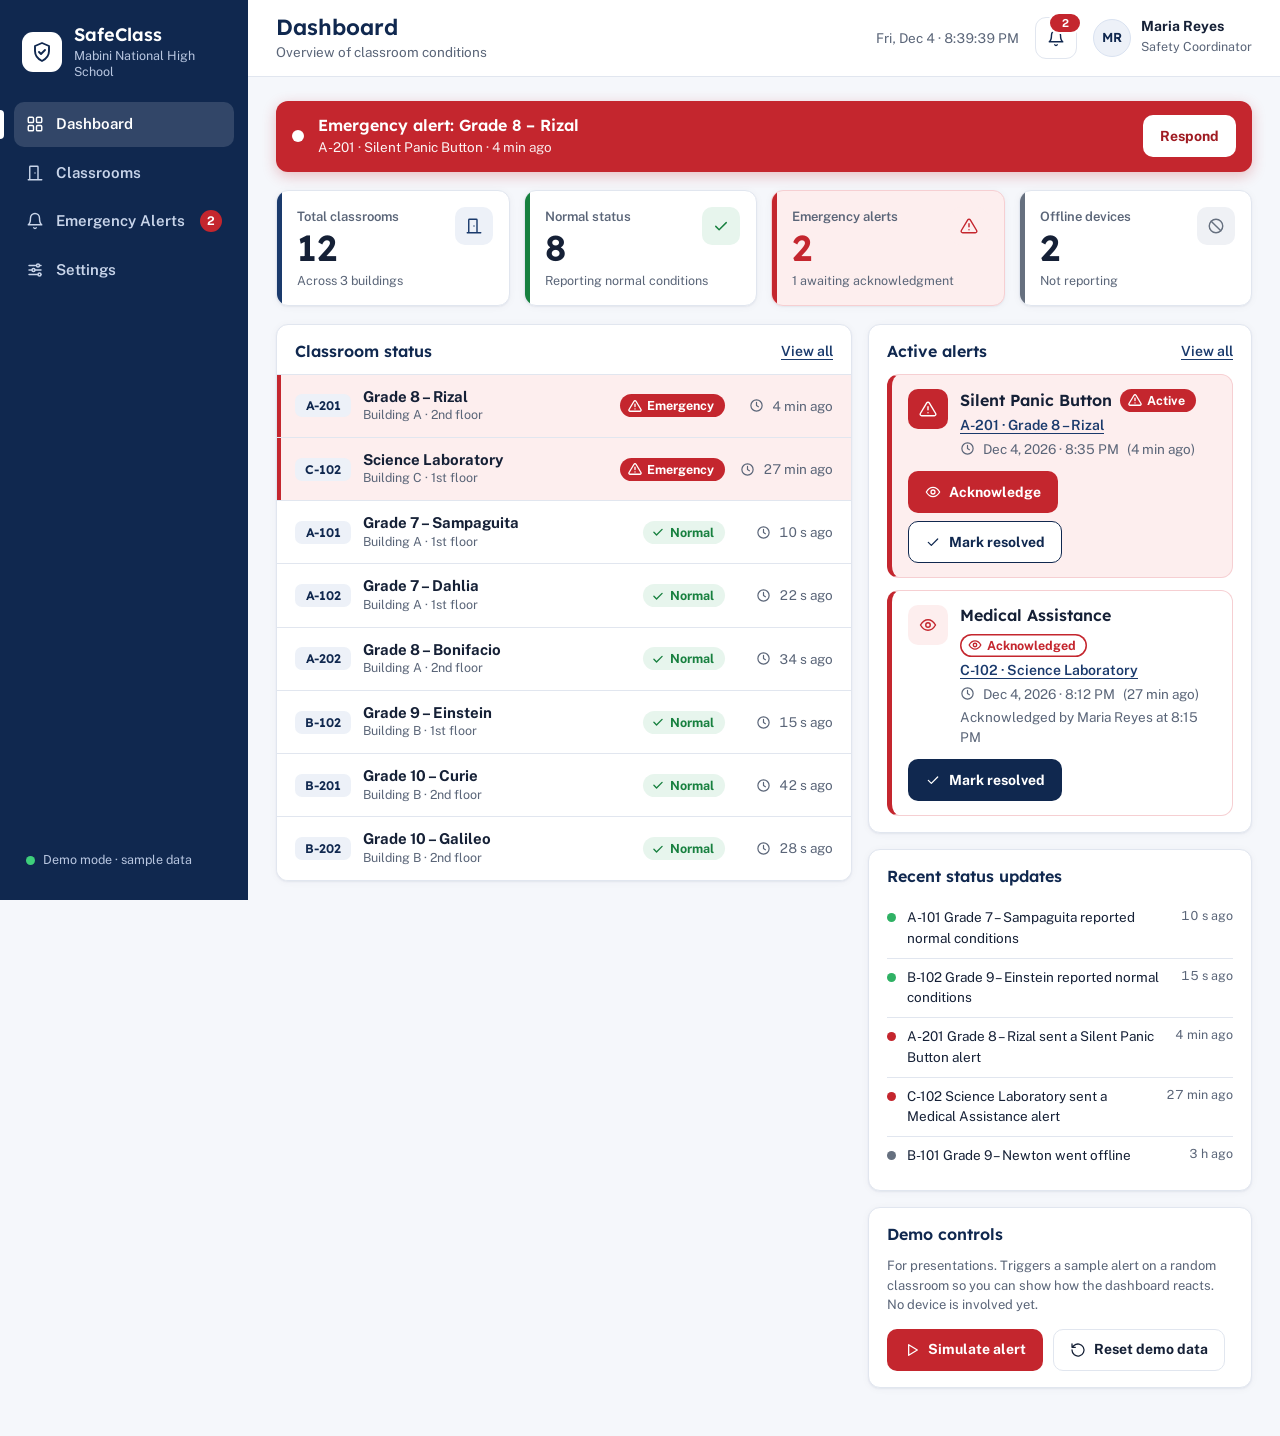
<file: src/index.html>
<!DOCTYPE html>
<html lang="en">
<head>
<meta charset="utf-8">
<meta name="viewport" content="width=device-width, initial-scale=1">
<title>SafeClass Monitor</title>
<link rel="preconnect" href="https://fonts.googleapis.com">
<link rel="preconnect" href="https://fonts.gstatic.com" crossorigin>
<link href="https://fonts.googleapis.com/css2?family=Lexend:wght@500;600;700&family=Public+Sans:wght@400;500;600;700&display=swap" rel="stylesheet">
<link rel="stylesheet" href="css/styles.css">
</head>
<body data-view="dashboard">

<!-- Icon sprite: reused everywhere with <svg class="i"><use href="#i-name"/></svg> -->
<svg width="0" height="0" style="position:absolute" aria-hidden="true" focusable="false">
  <defs>
    <symbol id="i-dashboard" viewBox="0 0 24 24"><rect x="3" y="3" width="7" height="7" rx="1.5"/><rect x="14" y="3" width="7" height="7" rx="1.5"/><rect x="3" y="14" width="7" height="7" rx="1.5"/><rect x="14" y="14" width="7" height="7" rx="1.5"/></symbol>
    <symbol id="i-room" viewBox="0 0 24 24"><path d="M5 21V4a1 1 0 0 1 1-1h9a1 1 0 0 1 1 1v17M3 21h18M12 12h.01"/></symbol>
    <symbol id="i-alert" viewBox="0 0 24 24"><path d="M6 8a6 6 0 0 1 12 0c0 7 3 9 3 9H3s3-2 3-9M10.3 21a1.94 1.94 0 0 0 3.4 0"/></symbol>
    <symbol id="i-settings" viewBox="0 0 24 24"><path d="M4 6h10M18 6h2M4 12h4M12 12h8M4 18h12M20 18h0"/><circle cx="16" cy="6" r="2"/><circle cx="10" cy="12" r="2"/><circle cx="18" cy="18" r="2"/></symbol>
    <symbol id="i-shield" viewBox="0 0 24 24"><path d="M12 3l7 3v5c0 5-3 8-7 10-4-2-7-5-7-10V6z"/><path d="M9 12l2 2 4-4"/></symbol>
    <symbol id="i-check" viewBox="0 0 24 24"><path d="M5 12.5l4.5 4.5L19 7.5"/></symbol>
    <symbol id="i-warn" viewBox="0 0 24 24"><path d="M10.3 3.9L1.8 18a2 2 0 0 0 1.7 3h17a2 2 0 0 0 1.7-3L13.7 3.9a2 2 0 0 0-3.4 0zM12 9v4M12 17h.01"/></symbol>
    <symbol id="i-off" viewBox="0 0 24 24"><circle cx="12" cy="12" r="9"/><path d="M5.6 5.6l12.8 12.8"/></symbol>
    <symbol id="i-eye" viewBox="0 0 24 24"><path d="M2 12s4-7 10-7 10 7 10 7-4 7-10 7S2 12 2 12z"/><circle cx="12" cy="12" r="3"/></symbol>
    <symbol id="i-clock" viewBox="0 0 24 24"><circle cx="12" cy="12" r="9"/><path d="M12 7v5l3 2"/></symbol>
    <symbol id="i-close" viewBox="0 0 24 24"><path d="M6 6l12 12M18 6L6 18"/></symbol>
    <symbol id="i-search" viewBox="0 0 24 24"><circle cx="11" cy="11" r="7"/><path d="M20 20l-3.5-3.5"/></symbol>
    <symbol id="i-play" viewBox="0 0 24 24"><path d="M7 4l13 8-13 8z"/></symbol>
    <symbol id="i-reset" viewBox="0 0 24 24"><path d="M3 12a9 9 0 1 0 3-6.7L3 8M3 3v5h5"/></symbol>
    <symbol id="i-chev" viewBox="0 0 24 24"><path d="M9 6l6 6-6 6"/></symbol>
  </defs>
</svg>

<div class="app">

  <!-- ===== Sidebar (desktop) ===== -->
  <aside class="sidebar">
    <div class="brand">
      <span class="brand-mark"><svg class="i"><use href="#i-shield"/></svg></span>
      <div class="brand-text"><strong>SafeClass</strong><small class="js-school">School name</small></div>
    </div>
    <nav class="nav" aria-label="Main navigation">
      <a class="nav-link" href="#dashboard" data-action="go" data-view="dashboard"><svg class="i"><use href="#i-dashboard"/></svg><span>Dashboard</span></a>
      <a class="nav-link" href="#classrooms" data-action="go" data-view="classrooms"><svg class="i"><use href="#i-room"/></svg><span>Classrooms</span></a>
      <a class="nav-link" href="#alerts" data-action="go" data-view="alerts"><svg class="i"><use href="#i-alert"/></svg><span>Emergency Alerts</span><span class="badge" data-alert-badge hidden></span></a>
      <a class="nav-link" href="#app-settings" data-action="go" data-view="settings"><svg class="i"><use href="#i-settings"/></svg><span>Settings</span></a>
    </nav>
    <div class="sidebar-foot"><span class="dot dot--on"></span>Demo mode · sample data</div>
  </aside>

  <div class="main">

    <!-- ===== Top bar ===== -->
    <header class="topbar">
      <span class="brand-mark brand-mark--sm"><svg class="i"><use href="#i-shield"/></svg></span>
      <div class="topbar-title">
        <h1 id="pageTitle">Dashboard</h1>
        <p id="pageSub">Overview of classroom conditions</p>
      </div>
      <div class="topbar-right">
        <div class="clock" id="clock" aria-hidden="true"></div>
        <button class="bell" data-action="go" data-view="alerts" aria-label="Open emergency alerts">
          <svg class="i"><use href="#i-alert"/></svg>
          <span class="badge badge--bell" data-alert-badge hidden></span>
        </button>
        <div class="user">
          <span class="avatar" aria-hidden="true">MR</span>
          <div class="user-text"><b>Maria Reyes</b><small>Safety Coordinator</small></div>
        </div>
      </div>
    </header>

    <main class="content">
      <div id="banner"></div>

      <!-- ===== 1. Dashboard ===== -->
      <section class="view" data-view="dashboard" aria-label="Dashboard">
        <div class="summary" id="summary"></div>
        <div class="dash-grid">
          <div class="panel area-alerts">
            <div class="panel-head"><h2>Active alerts</h2><a class="link" href="#alerts" data-action="go" data-view="alerts">View all</a></div>
            <div class="alert-list" id="dashAlerts"></div>
          </div>
          <div class="panel panel--flush area-rooms">
            <div class="panel-head panel-head--pad"><h2>Classroom status</h2><a class="link" href="#classrooms" data-action="go" data-view="classrooms">View all</a></div>
            <div class="room-list room-list--compact" id="dashRooms"></div>
          </div>
          <div class="panel area-feed">
            <div class="panel-head"><h2>Recent status updates</h2></div>
            <ul class="feed" id="feed"></ul>
          </div>
          <div class="panel area-demo">
            <div class="panel-head"><h2>Demo controls</h2></div>
            <p class="muted small">For presentations. Triggers a sample alert on a random classroom so you can show how the dashboard reacts. No device is involved yet.</p>
            <div class="btn-row">
              <button class="btn btn--danger" data-action="simulate"><svg class="i"><use href="#i-play"/></svg>Simulate alert</button>
              <button class="btn btn--ghost" data-action="reset"><svg class="i"><use href="#i-reset"/></svg>Reset demo data</button>
            </div>
          </div>
        </div>
      </section>

      <!-- ===== 2. Classrooms ===== -->
      <section class="view" data-view="classrooms" aria-label="Classrooms" hidden>
        <div class="toolbar">
          <label class="search" for="search">
            <svg class="i"><use href="#i-search"/></svg>
            <input id="search" type="search" placeholder="Search room, grade, adviser or device" autocomplete="off">
          </label>
          <div class="chips" role="group" aria-label="Filter by status">
            <button class="chip" data-action="filter" data-filter="all" aria-pressed="true">All <span class="count" data-count="all">0</span></button>
            <button class="chip chip--normal" data-action="filter" data-filter="normal" aria-pressed="false">Normal <span class="count" data-count="normal">0</span></button>
            <button class="chip chip--emergency" data-action="filter" data-filter="emergency" aria-pressed="false">Emergency <span class="count" data-count="emergency">0</span></button>
            <button class="chip chip--offline" data-action="filter" data-filter="offline" aria-pressed="false">Offline <span class="count" data-count="offline">0</span></button>
          </div>
        </div>
        <div class="panel panel--flush">
          <div class="room-head" aria-hidden="true"><span>Classroom</span><span>Status</span><span>Connection</span><span>Last update</span><span></span></div>
          <div class="room-list" id="roomList"></div>
        </div>
        <p class="muted small result-note" id="resultNote"></p>
      </section>

      <!-- ===== 3. Emergency alerts ===== -->
      <section class="view" data-view="alerts" aria-label="Emergency alerts" hidden>
        <h2 class="section-title">Active alerts <span class="count-pill" id="activeCount">0</span></h2>
        <div class="alert-list" id="alertsActive"></div>
        <h2 class="section-title section-title--muted">Resolved <span class="count-pill count-pill--muted" id="resolvedCount">0</span></h2>
        <div class="alert-list" id="alertsResolved"></div>
      </section>

      <!-- ===== 4. Settings (placeholders) ===== -->
      <section class="view" data-view="settings" aria-label="Settings" hidden>
        <div class="settings-grid">
          <div class="panel">
            <div class="panel-head"><h2>School</h2></div>
            <div class="field"><label for="schoolName">School name</label><input id="schoolName" type="text" maxlength="60"></div>
            <div class="field"><label for="schoolId">School ID</label><input id="schoolId" type="text" value="301234 (sample)" readonly></div>
            <div class="field"><label for="schoolAddr">Address</label><input id="schoolAddr" type="text" value="Poblacion, Sample City (placeholder)" readonly></div>
            <button class="btn btn--primary" data-action="save-school">Save school name</button>
          </div>

          <div class="panel">
            <div class="panel-head"><h2>Account</h2></div>
            <div class="field"><label for="accName">Full name</label><input id="accName" type="text" value="Maria Reyes" readonly></div>
            <div class="field"><label for="accRole">Role</label><input id="accRole" type="text" value="Safety Coordinator" readonly></div>
            <div class="field"><label for="accEmail">Email</label><input id="accEmail" type="text" value="m.reyes@school.example" readonly></div>
            <div class="btn-row">
              <button class="btn btn--ghost" disabled>Change password</button>
              <button class="btn btn--ghost" disabled>Sign out</button>
            </div>
          </div>

          <div class="panel">
            <div class="panel-head"><h2>Notification preferences</h2></div>
            <ul class="toggles">
              <li><div><b>In-app alert banner</b><small>Show a red banner on every screen during an alert.</small></div><label class="switch"><input type="checkbox" checked aria-label="In-app alert banner"><span class="track"></span></label></li>
              <li><div><b>Alert sound</b><small>Play a tone when a new alert arrives.</small></div><label class="switch"><input type="checkbox" checked aria-label="Alert sound"><span class="track"></span></label></li>
              <li><div><b>Push notifications</b><small>Notify this device even when the app is closed.</small></div><label class="switch"><input type="checkbox" checked aria-label="Push notifications"><span class="track"></span></label></li>
              <li><div><b>SMS to security staff</b><small>Text the designated responders.</small></div><label class="switch"><input type="checkbox" aria-label="SMS to security staff"><span class="track"></span></label></li>
              <li><div><b>Daily email summary</b><small>Send a status report each afternoon.</small></div><label class="switch"><input type="checkbox" aria-label="Daily email summary"><span class="track"></span></label></li>
            </ul>
            <p class="muted small">Placeholders for now. These switches are not connected to anything yet.</p>
          </div>

          <div class="panel panel--flush span-2">
            <div class="panel-head panel-head--pad">
              <h2>Registered classrooms <span class="count-pill count-pill--muted" id="regCount">0</span></h2>
              <button class="btn btn--ghost btn--sm" disabled>Add classroom</button>
            </div>
            <div class="reg-head" aria-hidden="true"><span>Room</span><span>Classroom</span><span>Device ID</span><span>Location</span></div>
            <div id="regList"></div>
          </div>
        </div>
      </section>
    </main>
  </div>
</div>

<!-- ===== Bottom navigation (phones) ===== -->
<nav class="bottom-nav" aria-label="Main navigation">
  <a class="tab" href="#dashboard" data-action="go" data-view="dashboard"><svg class="i"><use href="#i-dashboard"/></svg><span>Dashboard</span></a>
  <a class="tab" href="#classrooms" data-action="go" data-view="classrooms"><svg class="i"><use href="#i-room"/></svg><span>Classrooms</span></a>
  <a class="tab" href="#alerts" data-action="go" data-view="alerts"><svg class="i"><use href="#i-alert"/></svg><span>Alerts</span><span class="badge badge--tab" data-alert-badge hidden></span></a>
  <a class="tab" href="#app-settings" data-action="go" data-view="settings"><svg class="i"><use href="#i-settings"/></svg><span>Settings</span></a>
</nav>

<!-- Classroom details popup -->
<dialog id="roomDialog" class="dialog" aria-labelledby="dlgTitle"><div id="dlgBody"></div></dialog>
<div class="toast" id="toast" role="status" aria-live="polite"></div>

<!-- Order matters: data first, then app logic -->
<script src="js/data.js"></script>
<script src="js/app.js"></script>
</body>
</html>
</file>
<file: src/css/styles.css>
/* ==========================================================================
   styles.css  -  SafeClass Monitor
   Layout idea: navy sidebar + light content on desktop; top bar + bottom
   tab bar on phones. Red = emergency, green = normal, gray = offline.
   ========================================================================== */

:root {
  --navy: #10284f;
  --navy-2: #1a3a6c;
  --navy-50: #edf1f8;
  --navy-100: #d9e2f1;
  --ink: #152036;
  --muted: #5a6578;
  --line: #e1e6ef;
  --bg: #f5f7fb;
  --surface: #ffffff;

  --red: #c4262e;
  --red-dark: #9f1b22;
  --red-50: #fdeeee;
  --red-100: #f6cfd2;
  --green: #17803f;
  --green-50: #e7f5ed;
  --gray: #66707f;
  --gray-50: #eff1f5;
  --gray-100: #dde1e8;

  --font-display: 'Lexend', system-ui, sans-serif;
  --font-body: 'Public Sans', system-ui, -apple-system, 'Segoe UI', Roboto, sans-serif;
  --radius: 12px;
  --shadow: 0 1px 2px rgba(16, 40, 79, .06), 0 1px 8px rgba(16, 40, 79, .04);
}

*, *::before, *::after { box-sizing: border-box; }
html { color-scheme: light; }
body {
  margin: 0;
  background: var(--bg);
  color: var(--ink);
  font: 400 15px/1.5 var(--font-body);
  -webkit-font-smoothing: antialiased;
}
h1, h2, h3, p { margin: 0; }
button { font: inherit; color: inherit; cursor: pointer; }
a { color: inherit; text-decoration: none; }
[hidden] { display: none !important; }
:focus-visible { outline: 3px solid #2f6fd6; outline-offset: 2px; }
.muted { color: var(--muted); }
.small { font-size: 13px; }

/* Icons */
.i { width: 18px; height: 18px; flex: none; fill: none; stroke: currentColor; stroke-width: 1.9; stroke-linecap: round; stroke-linejoin: round; }

/* ---------- App shell ---------- */
.app { display: grid; grid-template-columns: 248px minmax(0, 1fr); min-height: 100vh; }
.main { min-width: 0; }
.content { padding: 24px 28px 48px; max-width: 1200px; }

/* ---------- Sidebar ---------- */
.sidebar {
  position: sticky; top: 0; align-self: start; height: 100vh;
  background: var(--navy); color: #fff;
  display: flex; flex-direction: column; padding: 20px 14px;
}
.brand { display: flex; align-items: center; gap: 12px; padding: 4px 8px 22px; }
.brand-mark { width: 40px; height: 40px; border-radius: 11px; background: #fff; color: var(--navy); display: grid; place-items: center; flex: none; }
.brand-mark .i { width: 24px; height: 24px; }
.brand-text { min-width: 0; }
.brand-text strong { display: block; font: 600 18px/1.2 var(--font-display); }
.brand-text small { display: block; color: #b8c6e0; font-size: 12.5px; line-height: 1.3; margin-top: 2px; }

.nav { display: grid; gap: 4px; }
.nav-link {
  position: relative; display: flex; align-items: center; gap: 12px;
  padding: 11px 12px; border-radius: 10px; color: #c9d5ea; font-weight: 600;
}
.nav-link:hover { background: rgba(255, 255, 255, .08); color: #fff; }
.nav-link[aria-current="page"] { background: rgba(255, 255, 255, .14); color: #fff; }
.nav-link[aria-current="page"]::before { content: ""; position: absolute; left: -14px; top: 8px; bottom: 8px; width: 4px; border-radius: 0 4px 4px 0; background: #fff; }
.nav-link .badge { margin-left: auto; }
.sidebar-foot { margin-top: auto; padding: 10px 12px; font-size: 12.5px; color: #b8c6e0; display: flex; align-items: center; gap: 8px; }

.badge { min-width: 22px; height: 22px; padding: 0 6px; border-radius: 11px; background: var(--red); color: #fff; font-size: 12px; font-weight: 700; display: inline-grid; place-items: center; }

.dot { width: 9px; height: 9px; border-radius: 50%; background: var(--gray-100); flex: none; }
.dot--on { background: #3ecf7b; }

/* ---------- Top bar ---------- */
.topbar {
  position: sticky; top: 0; z-index: 5;
  display: flex; align-items: center; gap: 12px;
  padding: 14px 28px; background: var(--surface); border-bottom: 1px solid var(--line);
}
.brand-mark--sm { display: none; width: 36px; height: 36px; background: var(--navy); color: #fff; }
.topbar-title { min-width: 0; flex: 1; }
.topbar-title h1 { font: 600 22px/1.25 var(--font-display); color: var(--navy); }
.topbar-title p { color: var(--muted); font-size: 13.5px; }
.topbar-right { display: flex; align-items: center; gap: 16px; }
.clock { color: var(--muted); font-size: 13.5px; font-variant-numeric: tabular-nums; text-align: right; }
.bell { position: relative; width: 42px; height: 42px; border-radius: 11px; border: 1px solid var(--line); background: #fff; display: grid; place-items: center; color: var(--navy); }
.bell:hover { background: var(--navy-50); }
.badge--bell { position: absolute; top: -6px; right: -6px; border: 2px solid #fff; box-sizing: content-box; min-width: 18px; height: 18px; font-size: 11px; }
.user { display: flex; align-items: center; gap: 10px; }
.avatar { width: 38px; height: 38px; border-radius: 50%; background: var(--navy-50); color: var(--navy); font: 600 13px/1 var(--font-display); display: grid; place-items: center; border: 1px solid var(--navy-100); }
.user-text b { display: block; font-size: 14px; line-height: 1.25; }
.user-text small { color: var(--muted); font-size: 12.5px; }

/* ---------- Emergency banner ---------- */
.banner { display: flex; align-items: center; gap: 14px; background: var(--red); color: #fff; padding: 14px 16px; border-radius: var(--radius); margin-bottom: 18px; box-shadow: 0 4px 14px rgba(196, 38, 46, .28); }
.banner .i { width: 26px; height: 26px; }
.banner-text { flex: 1; min-width: 0; }
.banner-text strong { display: block; font: 600 16px/1.3 var(--font-display); }
.banner-text span { font-size: 13.5px; opacity: .95; }
.banner .btn { flex: none; }
body[data-view="alerts"] #banner { display: none; }

/* ---------- Buttons ---------- */
.btn { display: inline-flex; align-items: center; justify-content: center; gap: 8px; min-height: 42px; padding: 0 16px; border-radius: 10px; border: 1.5px solid transparent; font-weight: 700; font-size: 14px; line-height: 1.2; }
.btn .i { width: 16px; height: 16px; }
.btn--sm { min-height: 36px; padding: 0 12px; font-size: 13px; }
.btn--danger { background: var(--red); color: #fff; }
.btn--danger:hover { background: var(--red-dark); }
.btn--primary { background: var(--navy); color: #fff; }
.btn--primary:hover { background: var(--navy-2); }
.btn--outline { background: #fff; border-color: var(--navy); color: var(--navy); }
.btn--outline:hover { background: var(--navy-50); }
.btn--ghost { background: #fff; border-color: var(--line); color: var(--ink); }
.btn--ghost:hover:not([disabled]) { background: var(--gray-50); }
.btn--light { background: #fff; color: var(--red-dark); }
.btn[disabled] { opacity: .55; cursor: not-allowed; }
.btn-row { display: flex; flex-wrap: wrap; gap: 10px; margin-top: 14px; }
.link { background: none; border: 0; padding: 0; color: var(--navy-2); font-weight: 600; font-size: 14px; text-decoration: underline; text-underline-offset: 3px; text-align: left; }
.link:hover { color: var(--navy); }

/* ---------- Panels ---------- */
.panel { background: var(--surface); border: 1px solid var(--line); border-radius: var(--radius); box-shadow: var(--shadow); padding: 16px 18px; min-width: 0; }
.panel--flush { padding: 0; overflow: hidden; }
.panel-head { display: flex; align-items: center; justify-content: space-between; gap: 12px; margin-bottom: 12px; }
.panel-head--pad { padding: 16px 18px 12px; margin: 0; }
.panel-head h2 { font: 600 16px/1.3 var(--font-display); color: var(--navy); display: flex; align-items: center; gap: 8px; }

/* ---------- Summary cards ---------- */
.summary { display: grid; grid-template-columns: repeat(4, minmax(0, 1fr)); gap: 14px; margin-bottom: 18px; }
.stat { position: relative; overflow: hidden; display: grid; grid-template-columns: 1fr auto; column-gap: 10px; align-content: start; background: var(--surface); border: 1px solid var(--line); border-radius: var(--radius); padding: 16px 16px 14px 20px; box-shadow: var(--shadow); }
.stat::before { content: ""; position: absolute; inset: 0 auto 0 0; width: 5px; background: var(--accent); }
.stat-label { font-size: 13px; font-weight: 600; color: var(--muted); }
.stat-icon { grid-column: 2; grid-row: 1 / span 2; width: 38px; height: 38px; border-radius: 10px; display: grid; place-items: center; background: var(--accent-bg); color: var(--accent); }
.stat-num { font: 600 36px/1.15 var(--font-display); color: var(--ink); font-variant-numeric: tabular-nums; }
.stat-note { grid-column: 1 / -1; margin-top: 4px; font-size: 12.5px; color: var(--muted); }
.stat--total { --accent: var(--navy-2); --accent-bg: var(--navy-50); }
.stat--normal { --accent: var(--green); --accent-bg: var(--green-50); }
.stat--emergency { --accent: var(--red); --accent-bg: var(--red-50); }
.stat--offline { --accent: var(--gray); --accent-bg: var(--gray-50); }
.stat--emergency.is-hot { background: var(--red-50); border-color: var(--red-100); }
.stat--emergency.is-hot .stat-num { color: var(--red); }

/* ---------- Dashboard grid ---------- */
.dash-grid { display: grid; gap: 16px; align-items: start; grid-template-columns: minmax(0, 1.5fr) minmax(0, 1fr); grid-template-areas: "rooms alerts" "rooms feed" "rooms demo"; }
.area-rooms { grid-area: rooms; }
.area-alerts { grid-area: alerts; }
.area-feed { grid-area: feed; }
.area-demo { grid-area: demo; }

/* ---------- Status pills ---------- */
.pill { display: inline-flex; align-items: center; gap: 5px; padding: 4px 11px 4px 8px; border-radius: 999px; font-size: 12.5px; font-weight: 700; line-height: 1.2; white-space: nowrap; }
.pill .i { width: 14px; height: 14px; stroke-width: 2.3; }
.pill--normal, .pill--resolved { background: var(--green-50); color: var(--green); }
.pill--emergency, .pill--active { background: var(--red); color: #fff; }
.pill--offline { background: var(--gray-50); color: var(--gray); box-shadow: inset 0 0 0 1px var(--gray-100); }
.pill--acknowledged { background: #fff; color: var(--red); box-shadow: inset 0 0 0 1.5px var(--red); }

/* ---------- Classroom rows ---------- */
.room-head, .room-row { display: grid; grid-template-columns: minmax(0, 2.4fr) 124px minmax(0, 1.2fr) minmax(0, 1.1fr) 18px; gap: 12px; align-items: center; padding: 12px 18px; }
.room-head { background: var(--navy-50); font-size: 12px; font-weight: 700; letter-spacing: .05em; text-transform: uppercase; color: var(--muted); padding-top: 10px; padding-bottom: 10px; }
.room-row { position: relative; width: 100%; border: 0; border-top: 1px solid var(--line); background: var(--surface); text-align: left; }
.room-row:hover { background: #f7f9fd; }
.room-row--emergency { background: var(--red-50); }
.room-row--emergency:hover { background: #fbe4e5; }
.room-row--emergency::before { content: ""; position: absolute; left: 0; top: 0; bottom: 0; width: 4px; background: var(--red); }
.room-row--offline .room-name b { color: var(--gray); }
.room-row--offline .room-code { background: var(--gray-50); color: var(--gray); }
.cell { display: flex; align-items: center; gap: 8px; min-width: 0; }
.cell--name { gap: 12px; }
.cell--time { color: var(--muted); font-size: 13.5px; font-variant-numeric: tabular-nums; }
.cell--time .i { width: 15px; height: 15px; }
.chev { color: var(--gray); width: 16px; height: 16px; }
.room-code { flex: none; min-width: 56px; text-align: center; padding: 4px 8px; border-radius: 7px; background: var(--navy-50); color: var(--navy); font: 600 12.5px/1.2 var(--font-display); }
.room-name { min-width: 0; }
.room-name b { display: block; font-weight: 700; font-size: 15px; line-height: 1.3; }
.room-name small { display: block; color: var(--muted); font-size: 12.5px; }

.conn { display: inline-flex; align-items: center; gap: 8px; font-size: 13.5px; }
.conn .dot { background: #2fb164; }
.conn--off { color: var(--gray); }
.conn--off .dot { background: var(--gray-100); }
.signal { display: inline-flex; align-items: flex-end; gap: 2px; height: 14px; }
.signal i { display: block; width: 3px; border-radius: 1px; background: var(--gray-100); }
.signal i:nth-child(1) { height: 5px; }
.signal i:nth-child(2) { height: 8px; }
.signal i:nth-child(3) { height: 11px; }
.signal i:nth-child(4) { height: 14px; }
.signal[data-level="1"] i:nth-child(-n+1),
.signal[data-level="2"] i:nth-child(-n+2),
.signal[data-level="3"] i:nth-child(-n+3),
.signal[data-level="4"] i:nth-child(-n+4) { background: var(--green); }

/* Compact list used on the dashboard */
.room-list--compact .room-row { grid-template-columns: minmax(0, 1fr) auto auto; }
.room-list--compact .room-head { display: none; }
.room-list--compact .cell--conn, .room-list--compact .chev { display: none; }
.room-list--compact .cell--time { min-width: 96px; justify-content: flex-end; }
.room-list--compact .room-row:first-child { border-top: 1px solid var(--line); }

/* ---------- Classrooms toolbar ---------- */
.toolbar { display: flex; flex-wrap: wrap; gap: 12px; align-items: center; margin-bottom: 14px; }
.search { flex: 1 1 280px; display: flex; align-items: center; gap: 10px; background: #fff; border: 1px solid var(--line); border-radius: 10px; padding: 0 12px; min-height: 44px; color: var(--muted); }
.search:focus-within { border-color: var(--navy-2); box-shadow: 0 0 0 3px rgba(26, 58, 108, .15); }
.search input { flex: 1; min-width: 0; border: 0; outline: 0; background: transparent; font: inherit; color: var(--ink); height: 42px; }
.chips { display: flex; flex-wrap: wrap; gap: 8px; }
.chip { display: inline-flex; align-items: center; gap: 8px; min-height: 40px; padding: 0 14px; border-radius: 999px; border: 1px solid var(--line); background: #fff; font-weight: 600; font-size: 14px; }
.chip .count { min-width: 22px; padding: 1px 6px; border-radius: 10px; background: var(--gray-50); color: var(--muted); font-size: 12px; text-align: center; font-variant-numeric: tabular-nums; }
.chip:hover { background: var(--gray-50); }
.chip[aria-pressed="true"] { background: var(--navy); border-color: var(--navy); color: #fff; }
.chip[aria-pressed="true"] .count { background: rgba(255, 255, 255, .2); color: #fff; }
.result-note { margin-top: 10px; }

.empty { display: grid; justify-items: center; gap: 8px; text-align: center; padding: 28px 16px; color: var(--muted); }
.empty .i { width: 30px; height: 30px; color: var(--green); }
.empty--plain .i { color: var(--gray); }
.empty b { color: var(--ink); font-size: 15px; }

/* ---------- Alerts ---------- */
.section-title { display: flex; align-items: center; gap: 10px; font: 600 18px/1.3 var(--font-display); color: var(--navy); margin: 4px 0 12px; }
.section-title--muted { color: var(--muted); margin-top: 28px; }
.count-pill { min-width: 26px; padding: 2px 9px; border-radius: 13px; background: var(--red); color: #fff; font: 600 13px/1.4 var(--font-body); text-align: center; }
.count-pill--muted { background: var(--gray-100); color: var(--muted); }
.alert-list { display: grid; gap: 12px; }
.alert { display: grid; grid-template-columns: minmax(0, 1fr) auto; gap: 12px 16px; align-items: center; background: var(--surface); border: 1px solid var(--line); border-left: 5px solid var(--gray-100); border-radius: var(--radius); padding: 14px 16px; }
.alert--active { background: var(--red-50); border-color: var(--red-100); border-left-color: var(--red); }
.alert--acknowledged { border-color: var(--red-100); border-left-color: var(--red); }
.alert--resolved { background: var(--gray-50); border-left-color: var(--green); }
.alert-main { display: flex; gap: 12px; min-width: 0; }
.alert-icon { flex: none; width: 40px; height: 40px; border-radius: 10px; display: grid; place-items: center; background: var(--red); color: #fff; }
.alert--acknowledged .alert-icon { background: var(--red-50); color: var(--red); }
.alert--resolved .alert-icon { background: var(--green-50); color: var(--green); }
.alert-body { min-width: 0; display: grid; gap: 3px; }
.alert-top { display: flex; flex-wrap: wrap; align-items: center; gap: 8px; }
.alert-top h3 { font: 600 16px/1.3 var(--font-display); }
.alert-meta { display: flex; flex-wrap: wrap; align-items: center; gap: 4px 8px; color: var(--muted); font-size: 13.5px; }
.alert-meta .i { width: 15px; height: 15px; }
.alert-meta .strong { color: var(--ink); font-weight: 600; }
.alert-actions { display: flex; flex-wrap: wrap; gap: 8px; justify-content: flex-end; }
.alert--compact { grid-template-columns: minmax(0, 1fr); }
.alert--compact .alert-actions { justify-content: flex-start; }

/* ---------- Activity feed ---------- */
.feed { list-style: none; margin: 0; padding: 0; display: grid; gap: 2px; }
.feed-item { display: grid; grid-template-columns: 10px minmax(0, 1fr) auto; gap: 10px; align-items: start; padding: 8px 0; border-top: 1px solid var(--line); font-size: 13.5px; }
.feed-item:first-child { border-top: 0; }
.feed-dot { width: 9px; height: 9px; border-radius: 50%; margin-top: 6px; background: var(--gray); }
.feed-item--normal .feed-dot { background: #2fb164; }
.feed-item--emergency .feed-dot { background: var(--red); }
.feed-time { color: var(--muted); font-size: 12.5px; white-space: nowrap; font-variant-numeric: tabular-nums; }

/* ---------- Settings ---------- */
.settings-grid { display: grid; grid-template-columns: repeat(2, minmax(0, 1fr)); gap: 16px; align-items: start; }
.span-2 { grid-column: 1 / -1; }
.field { display: grid; gap: 6px; margin-bottom: 14px; }
.field label { font-size: 13px; font-weight: 600; color: var(--muted); }
.field input { min-height: 44px; padding: 0 12px; border: 1px solid var(--line); border-radius: 10px; font: inherit; color: var(--ink); background: #fff; width: 100%; }
.field input:focus { outline: 0; border-color: var(--navy-2); box-shadow: 0 0 0 3px rgba(26, 58, 108, .15); }
.field input[readonly] { background: var(--gray-50); color: var(--muted); }
.toggles { list-style: none; margin: 0 0 12px; padding: 0; }
.toggles li { display: flex; align-items: center; justify-content: space-between; gap: 16px; padding: 12px 0; border-top: 1px solid var(--line); }
.toggles li:first-child { border-top: 0; padding-top: 0; }
.toggles b { display: block; font-size: 14.5px; }
.toggles small { color: var(--muted); font-size: 12.5px; }
.switch { position: relative; flex: none; width: 46px; height: 26px; }
.switch input { position: absolute; inset: 0; width: 100%; height: 100%; margin: 0; opacity: 0; cursor: pointer; z-index: 1; }
.track { position: absolute; inset: 0; border-radius: 13px; background: var(--gray-100); transition: background .15s; }
.track::after { content: ""; position: absolute; top: 3px; left: 3px; width: 20px; height: 20px; border-radius: 50%; background: #fff; box-shadow: 0 1px 3px rgba(0, 0, 0, .25); transition: transform .15s; }
.switch input:checked + .track { background: var(--navy-2); }
.switch input:checked + .track::after { transform: translateX(20px); }
.switch input:focus-visible + .track { outline: 3px solid #2f6fd6; outline-offset: 2px; }
.reg-head, .reg-row { display: grid; grid-template-columns: 80px minmax(0, 1.6fr) minmax(0, 1.1fr) minmax(0, 1.3fr); gap: 12px; align-items: center; padding: 11px 18px; }
.reg-head { background: var(--navy-50); font-size: 12px; font-weight: 700; letter-spacing: .05em; text-transform: uppercase; color: var(--muted); }
.reg-row { border-top: 1px solid var(--line); font-size: 14px; }
.reg-row .mono { font-family: ui-monospace, SFMono-Regular, Menlo, Consolas, monospace; font-size: 13px; color: var(--muted); }

/* ---------- Dialog ---------- */
.dialog { border: 0; padding: 0; border-radius: 16px; width: min(560px, calc(100% - 24px)); background: #fff; color: var(--ink); box-shadow: 0 20px 60px rgba(11, 28, 56, .35); }
.dialog::backdrop { background: rgba(11, 28, 56, .5); }
.dlg { padding: 20px; display: grid; gap: 16px; }
.dlg-head { display: flex; align-items: flex-start; justify-content: space-between; gap: 12px; }
.dlg-head h2 { font: 600 20px/1.3 var(--font-display); color: var(--navy); margin-top: 8px; }
.dlg-head p { color: var(--muted); font-size: 14px; }
.icon-btn { width: 40px; height: 40px; border-radius: 10px; border: 1px solid var(--line); background: #fff; display: grid; place-items: center; flex: none; }
.icon-btn:hover { background: var(--gray-50); }
.detail { display: grid; grid-template-columns: repeat(2, minmax(0, 1fr)); gap: 12px 16px; margin: 0; padding: 14px; background: var(--bg); border-radius: 10px; }
.detail dt { font-size: 12px; font-weight: 700; letter-spacing: .04em; text-transform: uppercase; color: var(--muted); }
.detail dd { margin: 2px 0 0; font-weight: 600; font-size: 14.5px; }
.dlg h3 { font: 600 15px/1.3 var(--font-display); color: var(--navy); }
.history { list-style: none; margin: 8px 0 0; padding: 0; display: grid; gap: 8px; }
.history li { display: flex; align-items: center; justify-content: space-between; gap: 10px; padding: 10px 12px; border: 1px solid var(--line); border-radius: 10px; font-size: 14px; }
.history small { display: block; color: var(--muted); font-size: 12.5px; }

/* ---------- Toast ---------- */
.toast { position: fixed; left: 50%; bottom: 24px; transform: translate(-50%, 20px); max-width: calc(100% - 32px); background: var(--navy); color: #fff; padding: 12px 18px; border-radius: 10px; font-size: 14px; font-weight: 600; box-shadow: 0 8px 24px rgba(11, 28, 56, .3); opacity: 0; pointer-events: none; transition: opacity .2s, transform .2s; z-index: 50; }
.toast.show { opacity: 1; transform: translate(-50%, 0); }

/* ---------- Bottom nav (phones only) ---------- */
.bottom-nav { display: none; }

/* ==========================================================================
   Responsive
   ========================================================================== */
@media (max-width: 1100px) {
  .summary { grid-template-columns: repeat(2, minmax(0, 1fr)); }
  .user-text { display: none; }
}

@media (max-width: 860px) {
  .app { grid-template-columns: minmax(0, 1fr); }
  .sidebar { display: none; }
  .brand-mark--sm { display: grid; }
  .topbar { padding: 10px 16px; }
  .topbar-title h1 { font-size: 18px; }
  .topbar-title p { font-size: 12.5px; }
  .clock { display: none; }
  .topbar-right { gap: 10px; }
  .content { padding: 16px 16px calc(96px + env(safe-area-inset-bottom)); }
  .summary { gap: 10px; }
  .stat { padding: 14px 12px 12px 16px; }
  .stat-num { font-size: 30px; }
  .dash-grid { grid-template-columns: minmax(0, 1fr); grid-template-areas: "alerts" "rooms" "feed" "demo"; }
  .settings-grid { grid-template-columns: minmax(0, 1fr); }

  .bottom-nav { display: grid; grid-template-columns: repeat(4, 1fr); position: fixed; left: 0; right: 0; bottom: 0; z-index: 10; background: #fff; border-top: 1px solid var(--line); padding-bottom: env(safe-area-inset-bottom); box-shadow: 0 -2px 12px rgba(16, 40, 79, .06); }
  .tab { position: relative; display: flex; flex-direction: column; align-items: center; justify-content: center; gap: 3px; min-height: 62px; color: var(--muted); font-size: 12px; font-weight: 600; }
  .tab .i { width: 22px; height: 22px; }
  .tab[aria-current="page"] { color: var(--navy); }
  .tab[aria-current="page"]::before { content: ""; position: absolute; top: 0; left: 24%; right: 24%; height: 3px; border-radius: 0 0 3px 3px; background: var(--navy); }
  .badge--tab { position: absolute; top: 6px; left: calc(50% + 6px); min-width: 18px; height: 18px; font-size: 11px; }
  .toast { bottom: calc(80px + env(safe-area-inset-bottom)); }
}

@media (max-width: 640px) {
  .room-head { display: none; }
  .room-row { grid-template-columns: minmax(0, 1fr) auto; grid-template-areas: "name status" "conn time"; gap: 8px 12px; padding: 12px 16px; }
  .cell--name { grid-area: name; }
  .cell--status { grid-area: status; justify-self: end; }
  .cell--conn { grid-area: conn; }
  .cell--time { grid-area: time; justify-self: end; }
  .chev { display: none; }
  .room-list--compact .room-row { grid-template-columns: minmax(0, 1fr) auto; grid-template-areas: "name status" "time time"; }
  .room-list--compact .cell--time { justify-self: start; justify-content: flex-start; min-width: 0; padding-left: 68px; }
  .alert { grid-template-columns: minmax(0, 1fr); }
  .alert-actions { justify-content: stretch; }
  .alert-actions .btn { flex: 1 1 140px; }
  .reg-head { display: none; }
  .reg-row { grid-template-columns: 70px minmax(0, 1fr); row-gap: 2px; }
  .reg-row .mono, .reg-row .loc { grid-column: 2; font-size: 13px; color: var(--muted); }
  .detail { grid-template-columns: minmax(0, 1fr); }
  .dialog { margin: auto auto 0; width: 100%; max-width: 100%; border-radius: 16px 16px 0 0; }
  .banner { flex-wrap: wrap; }
  .banner .btn { width: 100%; }
}

@media (max-width: 380px) {
  .stat-num { font-size: 26px; }
  .stat-icon { display: none; }
}

/* One gentle motion cue: the banner dot. Off for reduced-motion users. */
@keyframes pulse { 0% { box-shadow: 0 0 0 0 rgba(255, 255, 255, .7); } 100% { box-shadow: 0 0 0 10px rgba(255, 255, 255, 0); } }
.banner .pulse { width: 12px; height: 12px; border-radius: 50%; background: #fff; flex: none; animation: pulse 1.6s ease-out infinite; }
@media (prefers-reduced-motion: reduce) {
  .banner .pulse { animation: none; }
  .toast, .track, .track::after { transition: none; }
}
</file>
